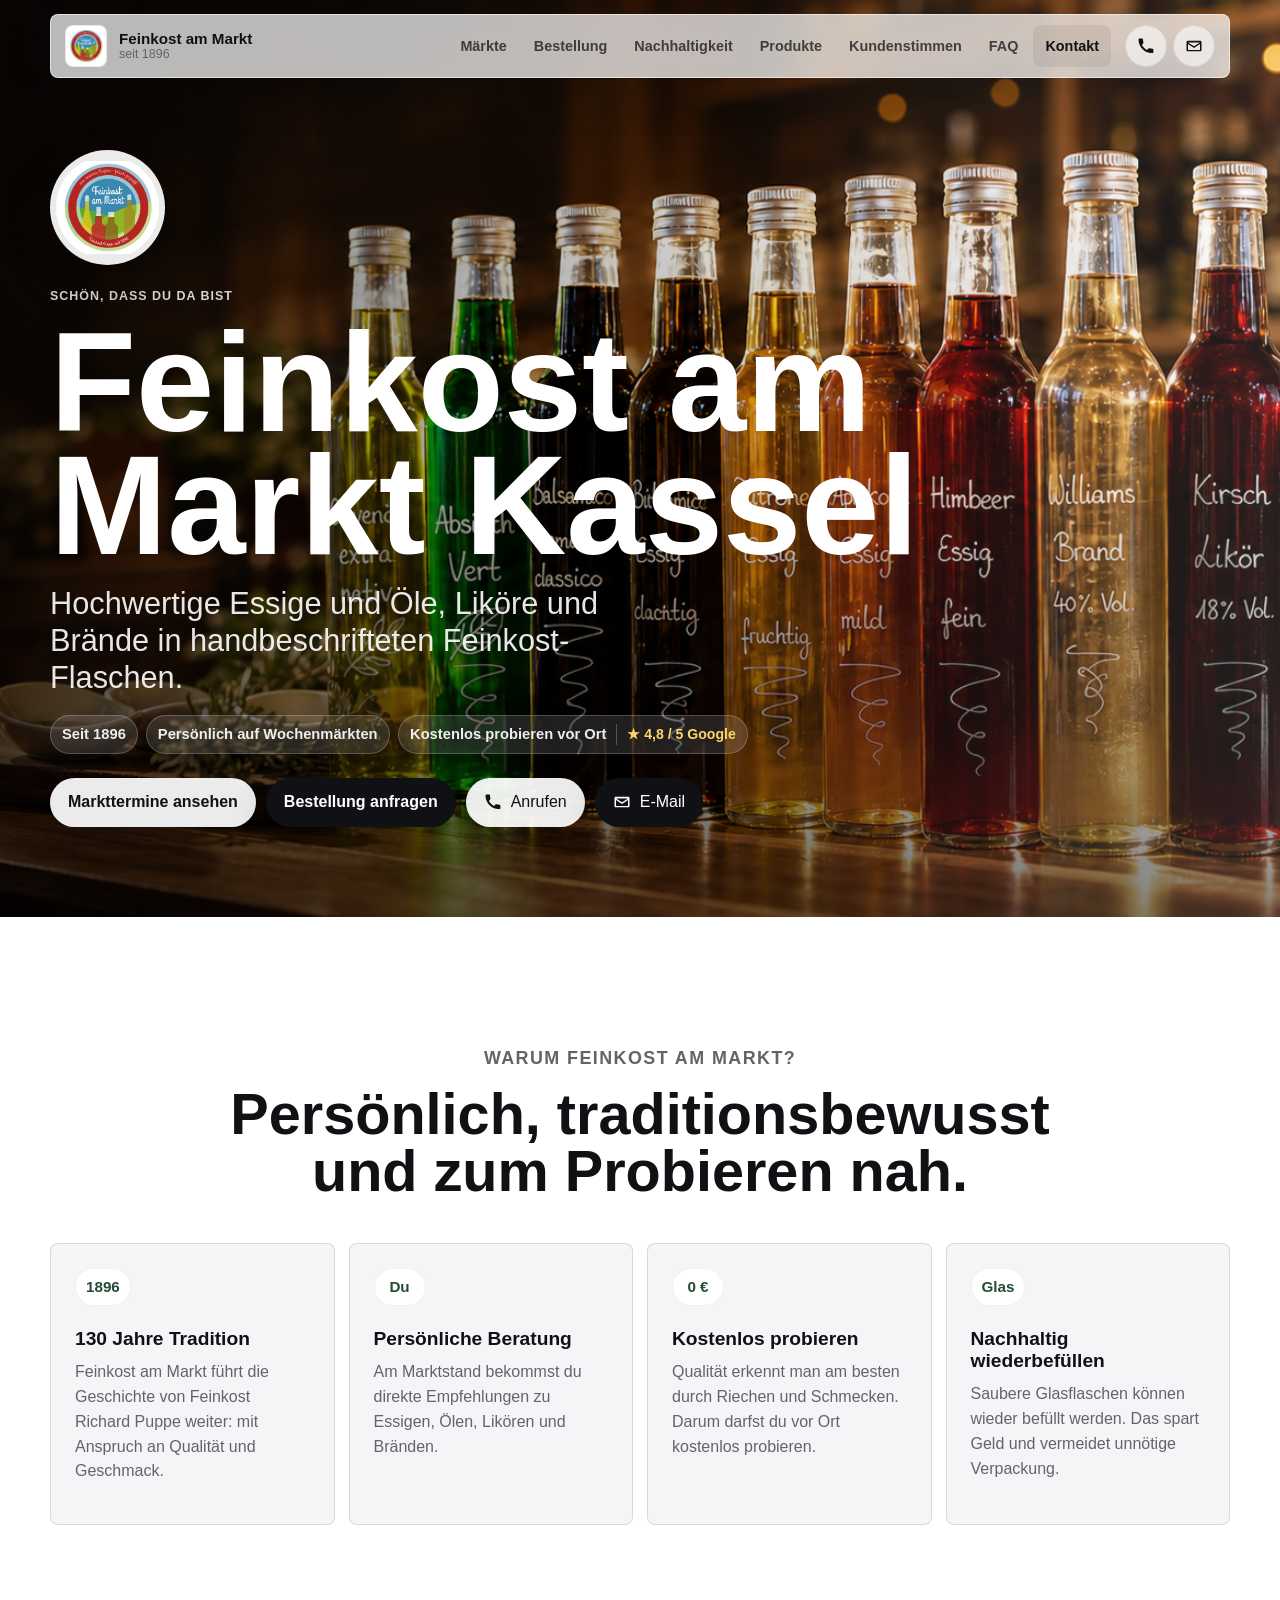
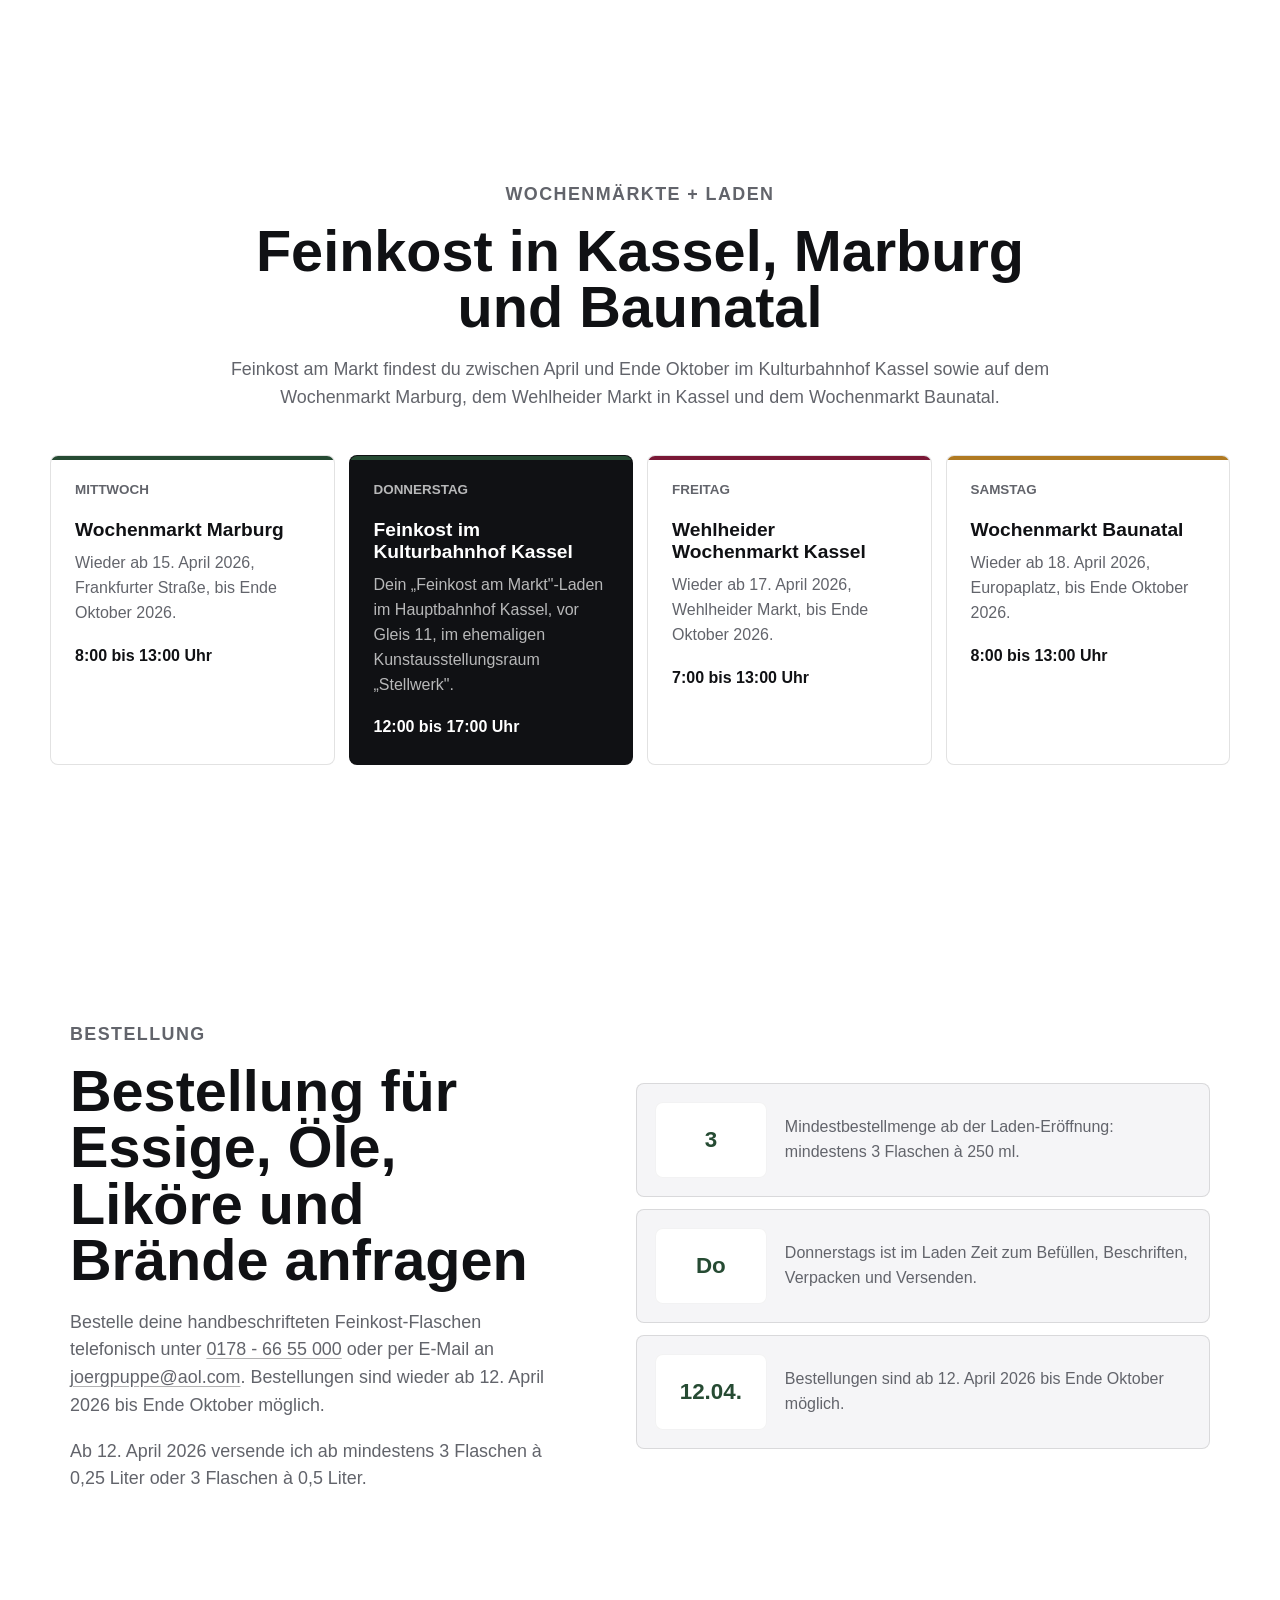
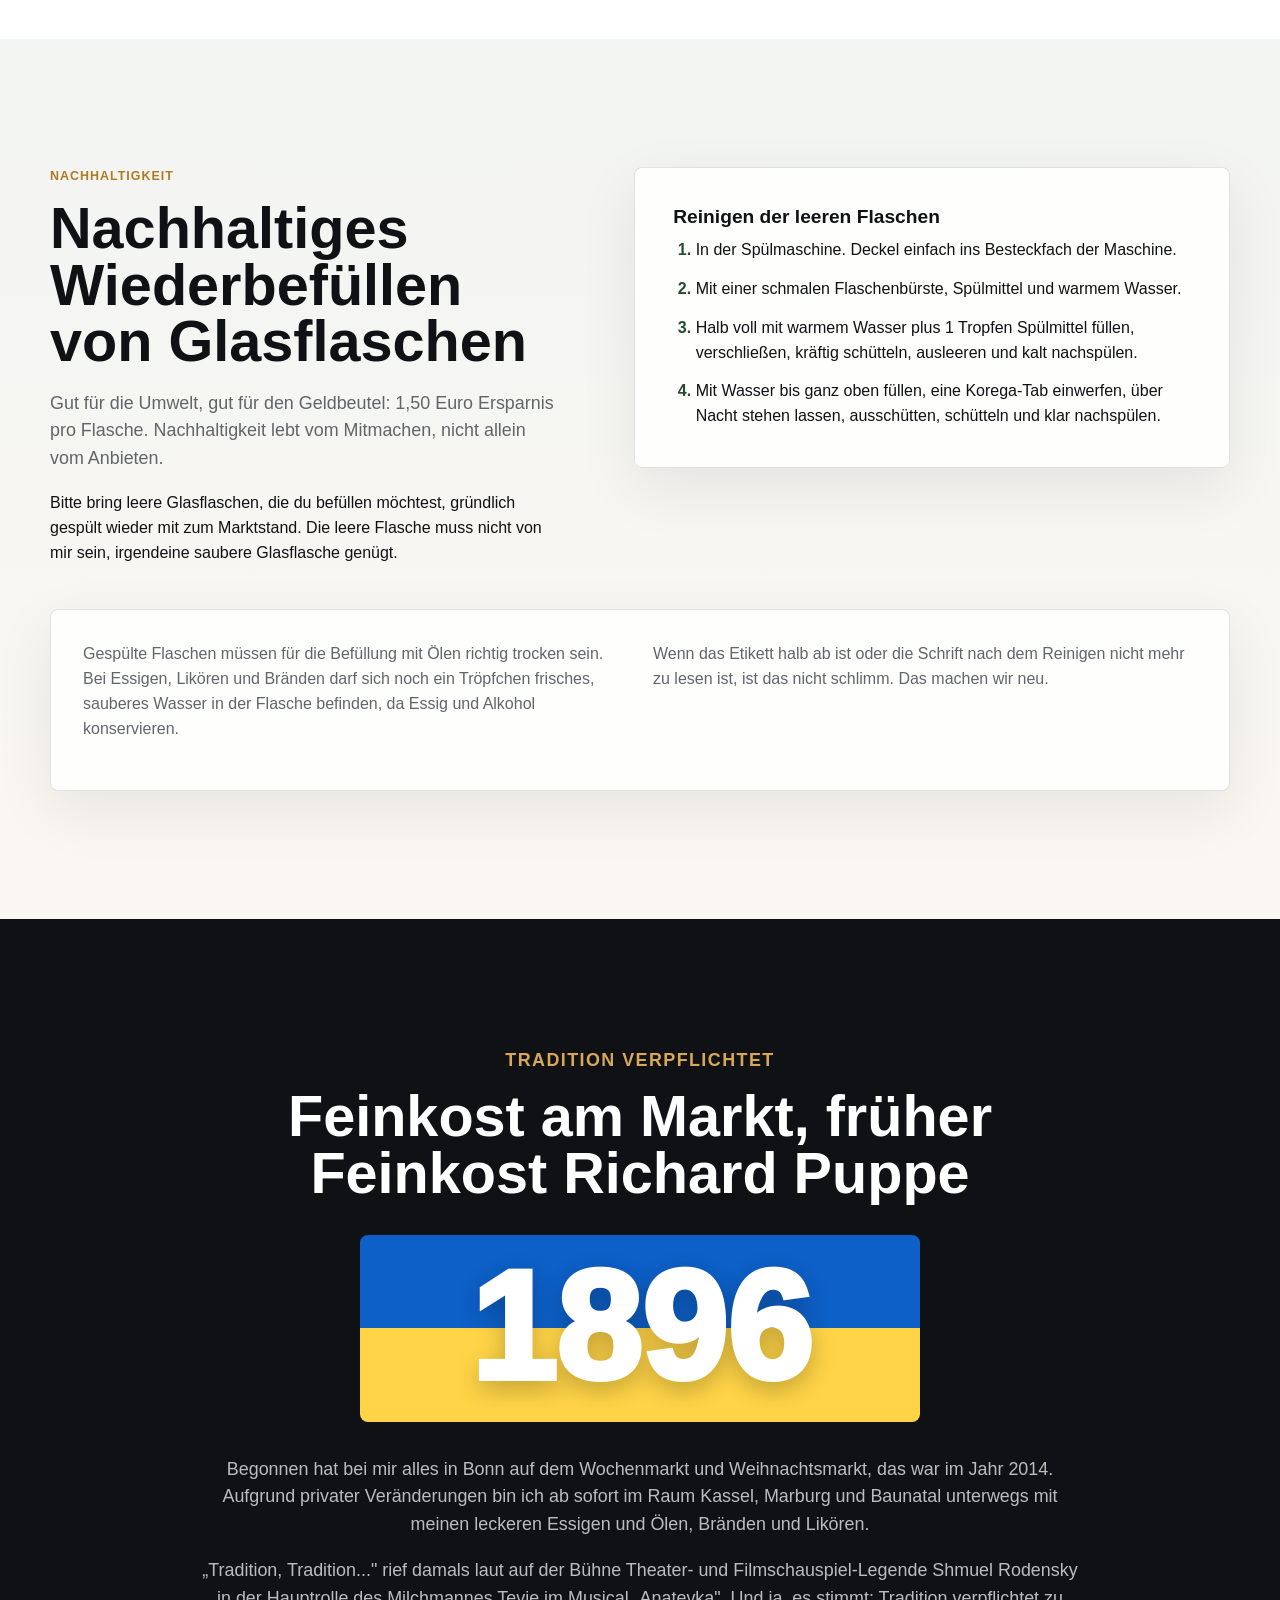
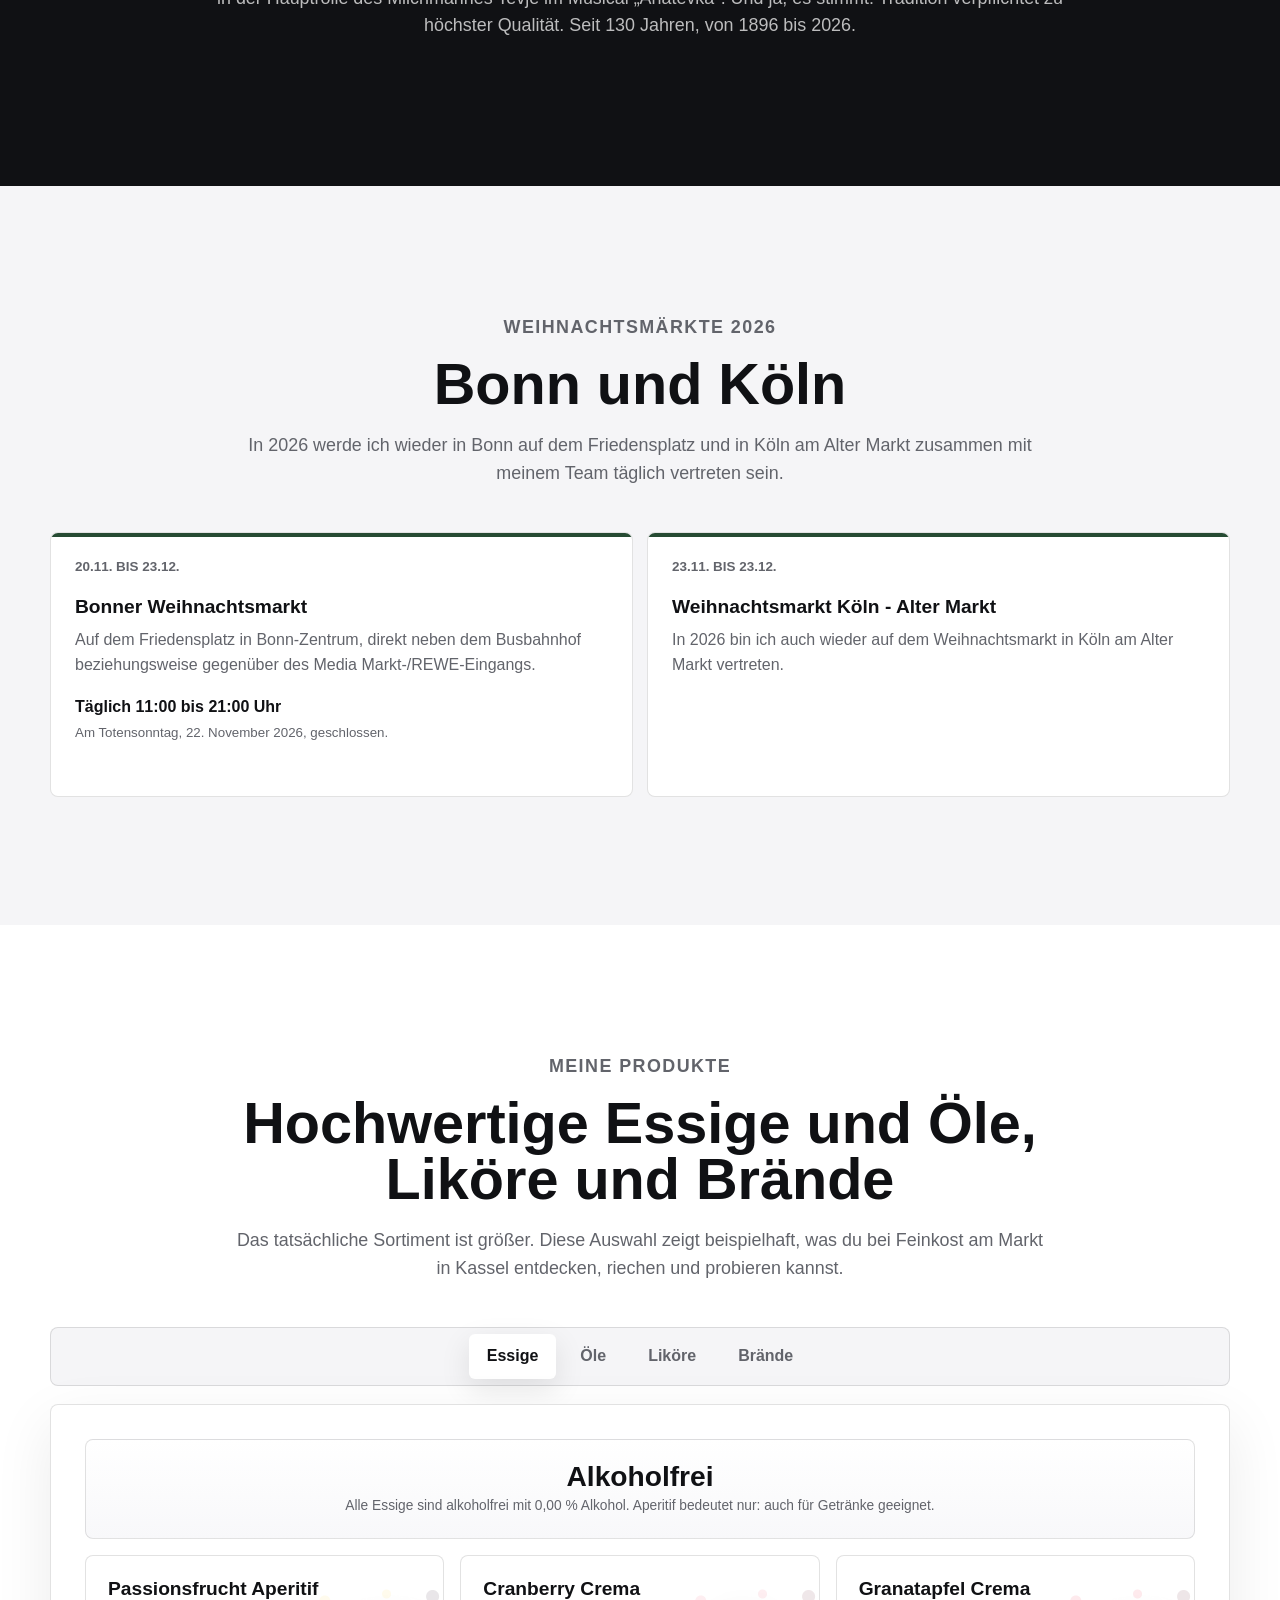
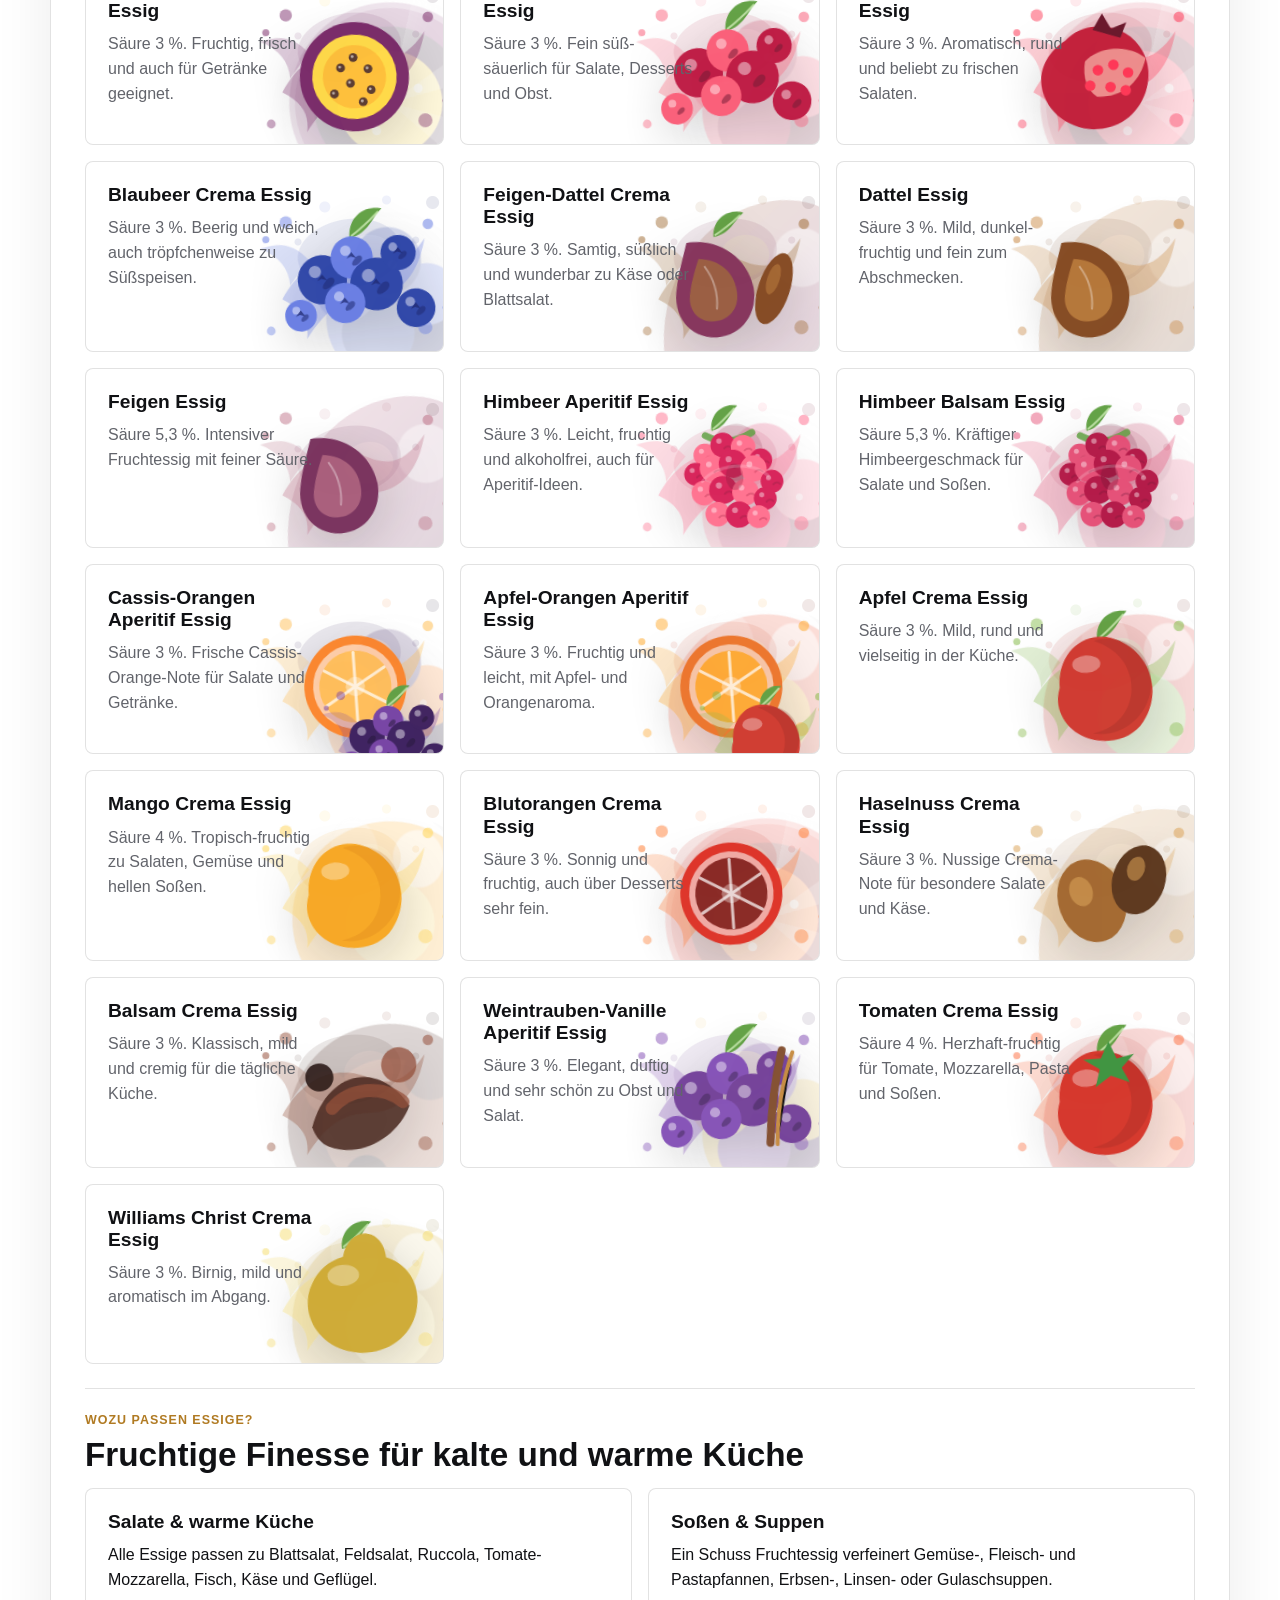
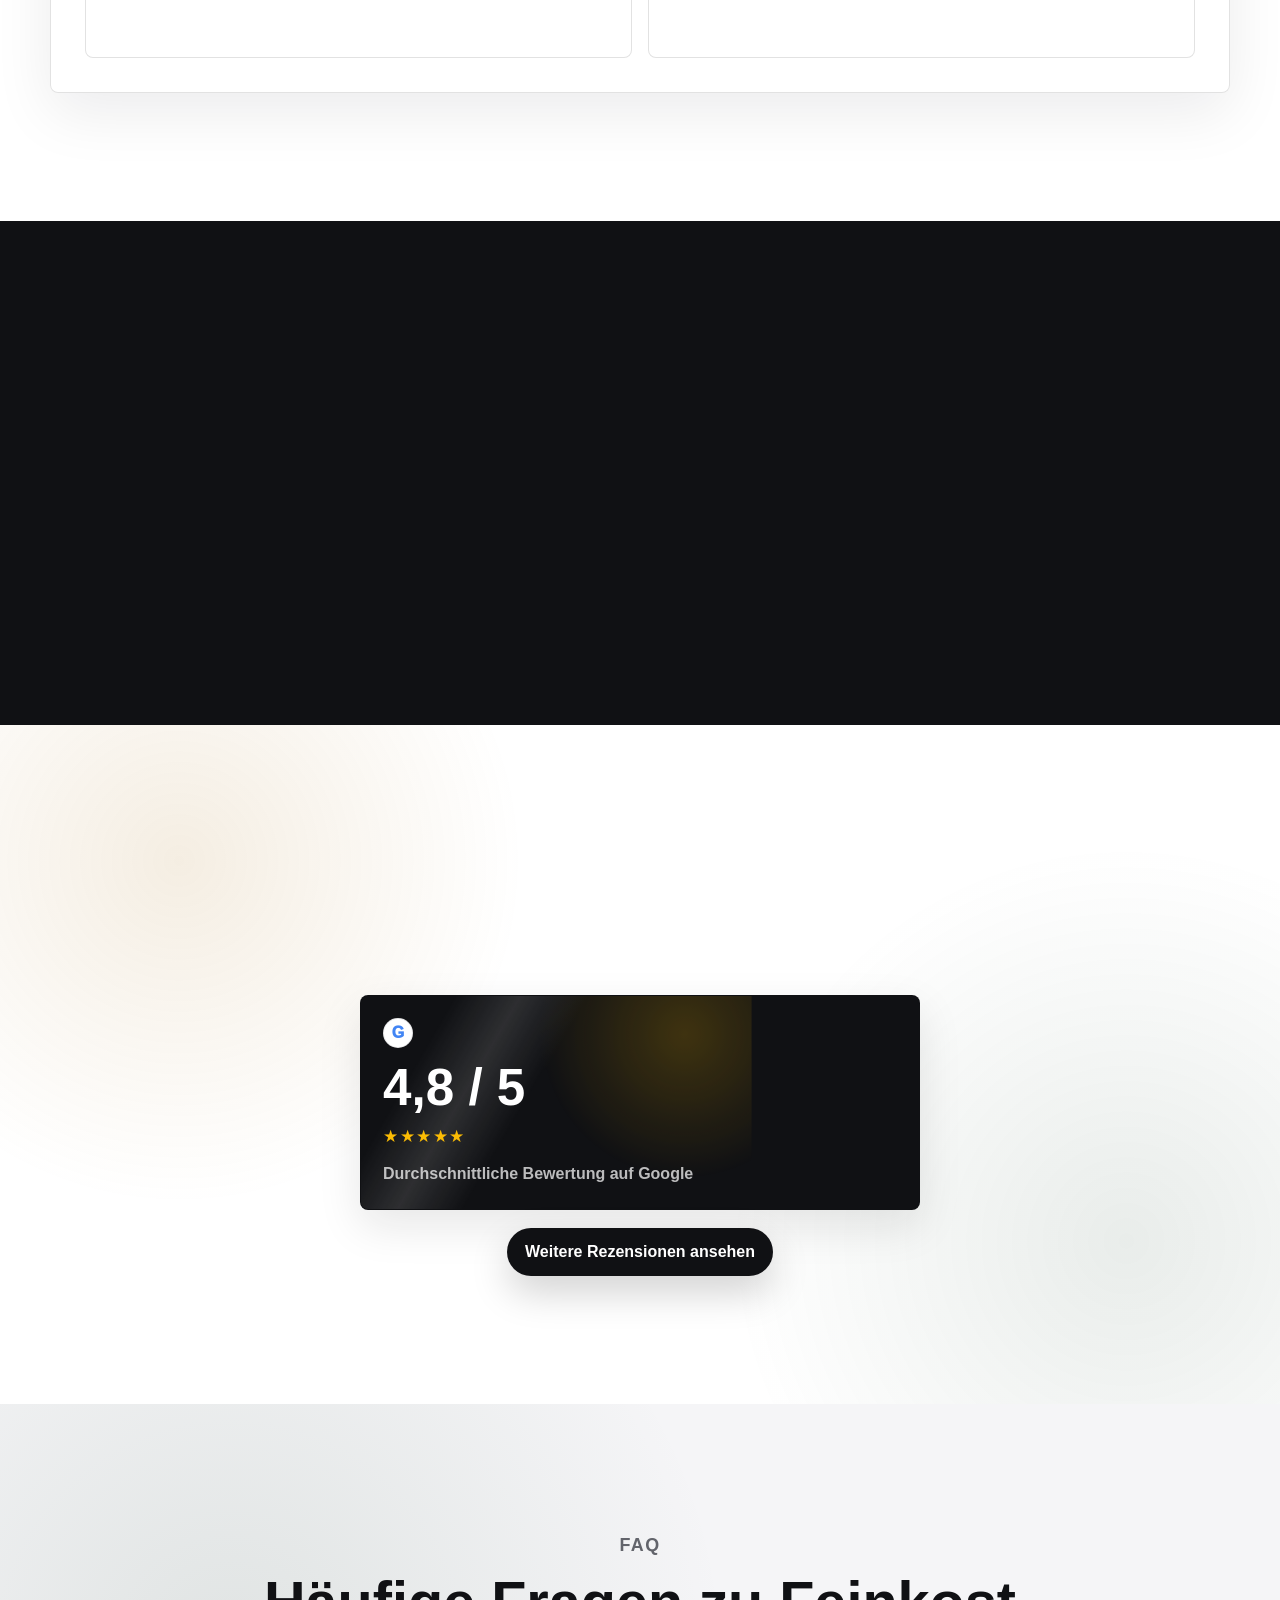
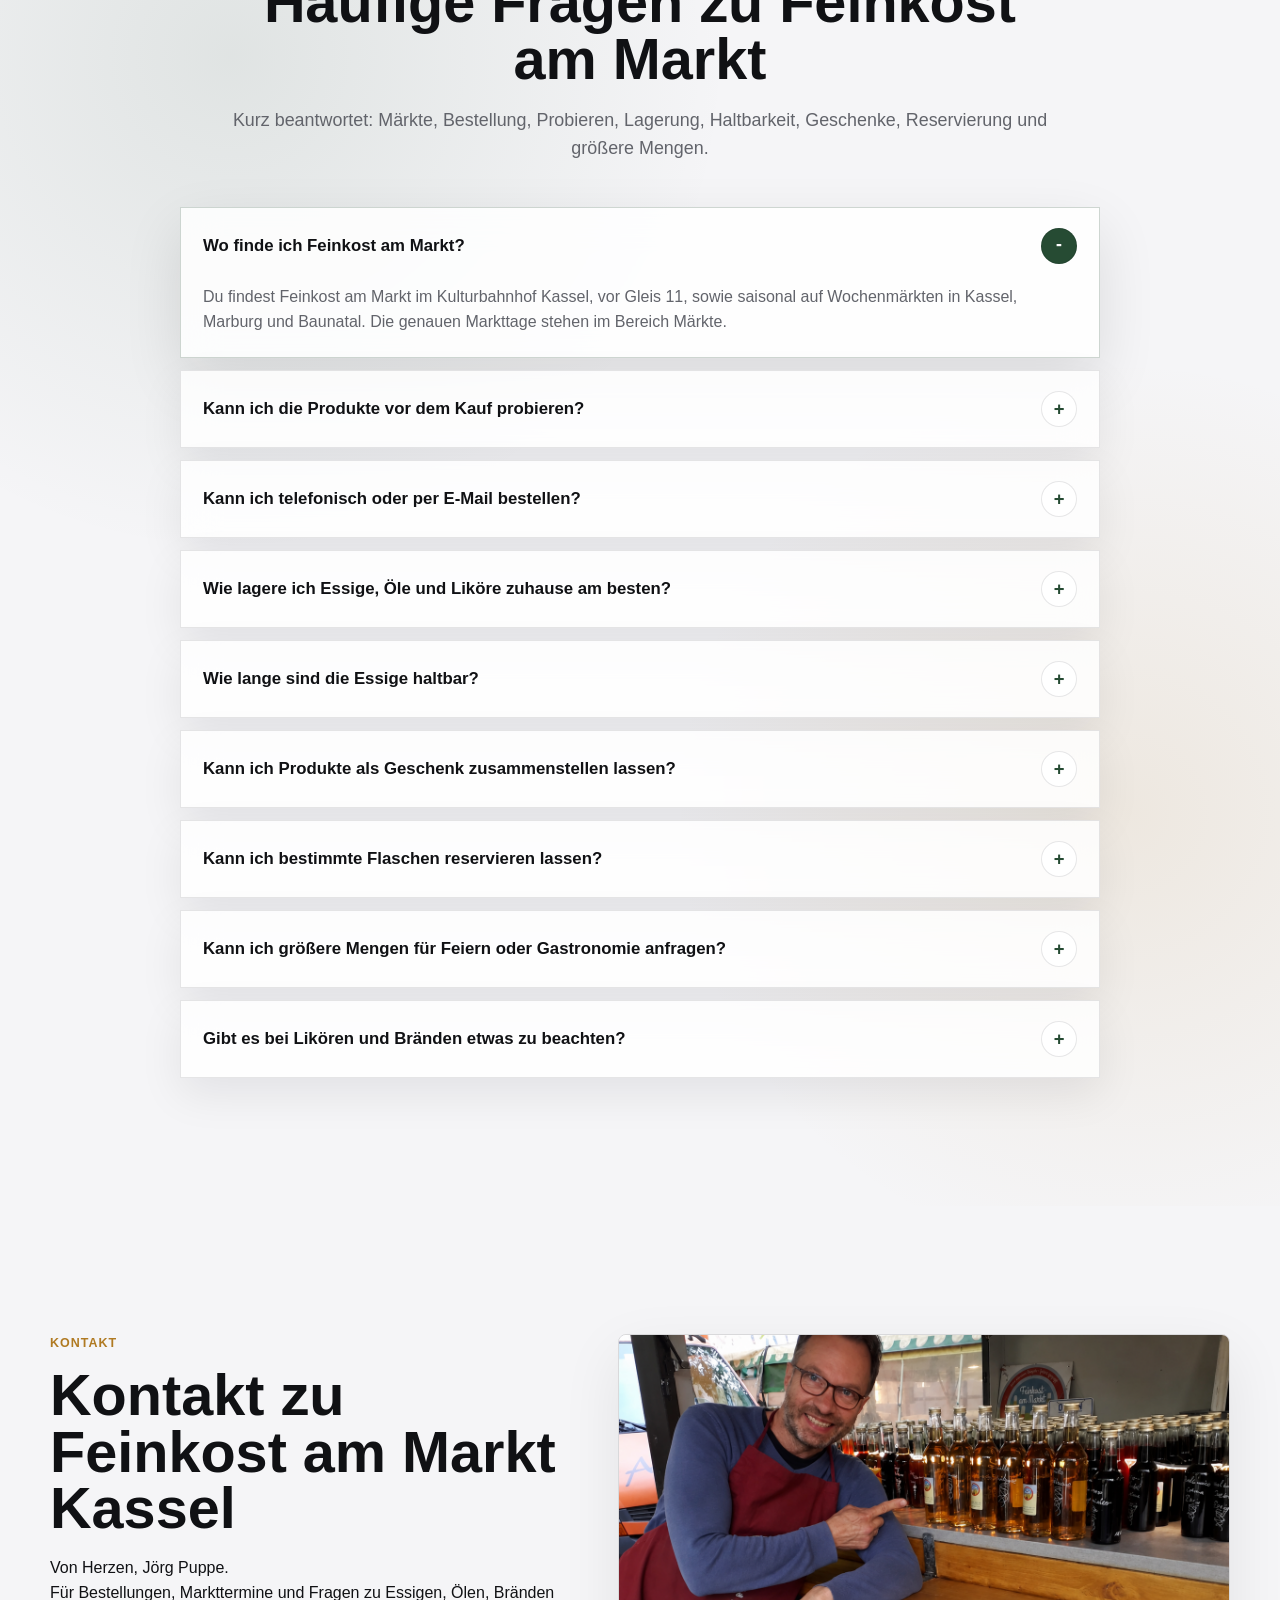
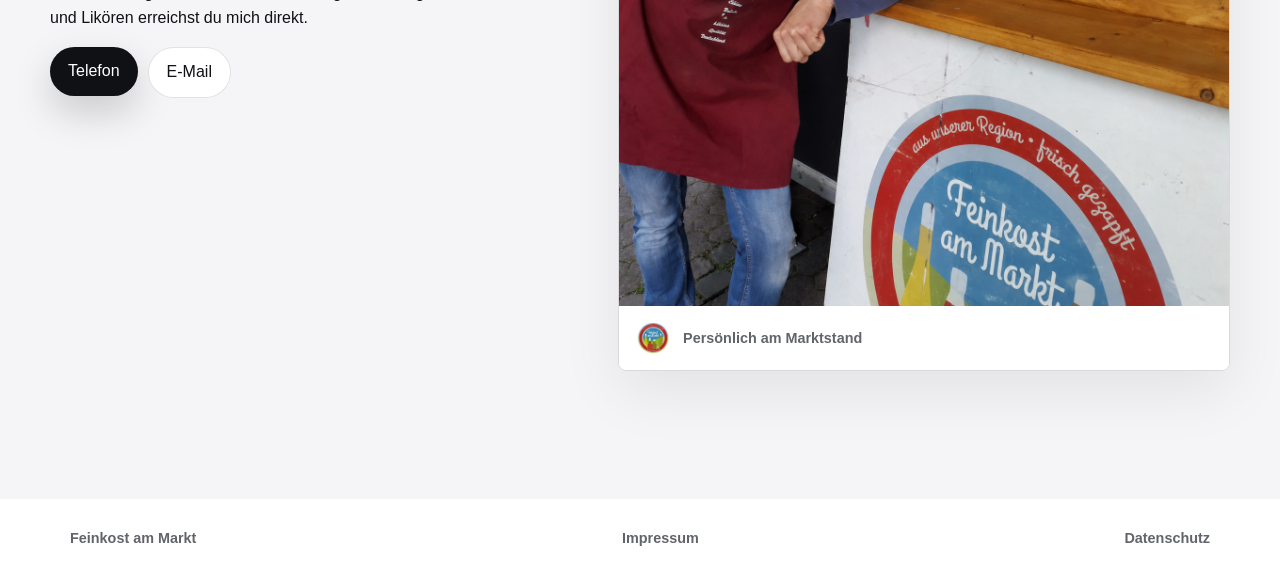
<file: index.html>
<!doctype html>
<html lang="de">
  <head>
    <meta charset="utf-8" />
    <meta name="viewport" content="width=device-width, initial-scale=1" />
    <meta
      name="description"
      content="Feinkost am Markt in Kassel: hochwertige Essige und Öle, Liköre und Brände im Kulturbahnhof Kassel und auf Wochenmärkten in Marburg und Baunatal."
    />
    <title>Feinkost Kassel: Essige & Öle | Feinkost am Markt</title>
    <link rel="canonical" href="https://feinkost-am-markt.de/" />
    <meta property="og:type" content="website" />
    <meta property="og:locale" content="de_DE" />
    <meta property="og:title" content="Feinkost Kassel: Essige & Öle | Feinkost am Markt" />
    <meta
      property="og:description"
      content="Hochwertige Essige, Öle, Liköre und Brände im Kulturbahnhof Kassel sowie auf Wochenmärkten in Kassel, Marburg und Baunatal."
    />
    <meta property="og:url" content="https://feinkost-am-markt.de/" />
    <meta property="og:image" content="https://feinkost-am-markt.de/assets/feinkost-hero-bottles-absinth.png" />
    <meta name="twitter:card" content="summary_large_image" />
    <link rel="preload" href="assets/feinkost-logo.png" as="image" />
    <link rel="preload" href="assets/feinkost-hero-bottles-absinth.png" as="image" />
    <link rel="stylesheet" href="styles.css" />
    <script type="application/ld+json">
      {
        "@context": "https://schema.org",
        "@graph": [
          {
            "@type": "WebSite",
            "@id": "https://feinkost-am-markt.de/#website",
            "url": "https://feinkost-am-markt.de/",
            "name": "Feinkost am Markt",
            "inLanguage": "de-DE",
            "publisher": { "@id": "https://feinkost-am-markt.de/#organization" }
          },
          {
            "@type": "Organization",
            "@id": "https://feinkost-am-markt.de/#organization",
            "name": "Feinkost am Markt",
            "url": "https://feinkost-am-markt.de/",
            "logo": {
              "@type": "ImageObject",
              "url": "https://feinkost-am-markt.de/assets/feinkost-logo.png",
              "width": 1236,
              "height": 1108
            },
            "email": "mailto:joergpuppe@aol.com",
            "telephone": "+491786655000",
            "foundingDate": "1896",
            "address": {
              "@type": "PostalAddress",
              "streetAddress": "Langenbeckstr. 69",
              "postalCode": "34121",
              "addressLocality": "Kassel",
              "addressCountry": "DE"
            }
          },
          {
            "@type": "FoodEstablishment",
            "@id": "https://feinkost-am-markt.de/#localbusiness",
            "name": "Feinkost am Markt",
            "url": "https://feinkost-am-markt.de/",
            "image": "https://feinkost-am-markt.de/assets/feinkost-hero-bottles-absinth.png",
            "logo": "https://feinkost-am-markt.de/assets/feinkost-logo.png",
            "email": "mailto:joergpuppe@aol.com",
            "telephone": "+491786655000",
            "foundingDate": "1896",
            "description": "Feinkost am Markt bietet hochwertige Essige und Öle, Liköre und Brände in Kassel, Marburg und Baunatal. Dazu gehört das nachhaltige Wiederbefüllen von Glasflaschen.",
            "address": {
              "@type": "PostalAddress",
              "streetAddress": "Langenbeckstr. 69",
              "postalCode": "34121",
              "addressLocality": "Kassel",
              "addressCountry": "DE"
            },
            "areaServed": [
              { "@type": "City", "name": "Kassel" },
              { "@type": "City", "name": "Marburg" },
              { "@type": "City", "name": "Baunatal" }
            ],
            "location": [
              { "@type": "Place", "name": "Kulturbahnhof Kassel, vor Gleis 11" },
              { "@type": "Place", "name": "Wehlheider Markt Kassel" },
              { "@type": "Place", "name": "Wochenmarkt Marburg, Frankfurter Straße" },
              { "@type": "Place", "name": "Wochenmarkt Baunatal, Europaplatz" }
            ],
            "knowsAbout": [
              "Essige",
              "Öle",
              "Liköre",
              "Brände",
              "handbeschriftete Feinkost-Flaschen",
              "nachhaltiges Wiederbefüllen von Glasflaschen"
            ],
            "hasOfferCatalog": {
              "@type": "OfferCatalog",
              "name": "Sortiment von Feinkost am Markt",
              "itemListElement": [
                {
                  "@type": "Offer",
                  "itemOffered": {
                    "@type": "Product",
                    "name": "Hochwertige Essige",
                    "category": "Essige"
                  }
                },
                {
                  "@type": "Offer",
                  "itemOffered": {
                    "@type": "Product",
                    "name": "Hochwertige Öle",
                    "category": "Öle"
                  }
                },
                {
                  "@type": "Offer",
                  "itemOffered": {
                    "@type": "Product",
                    "name": "Liköre",
                    "category": "Liköre"
                  }
                },
                {
                  "@type": "Offer",
                  "itemOffered": {
                    "@type": "Product",
                    "name": "Brände und Spirituosen",
                    "category": "Brände"
                  }
                }
              ]
            }
          },
          {
            "@type": "FAQPage",
            "@id": "https://feinkost-am-markt.de/#faq",
            "mainEntity": [
              {
                "@type": "Question",
                "name": "Wo finde ich Feinkost am Markt?",
                "acceptedAnswer": {
                  "@type": "Answer",
                  "text": "Feinkost am Markt findest du im Kulturbahnhof Kassel, vor Gleis 11, sowie saisonal auf Wochenmärkten in Kassel, Marburg und Baunatal."
                }
              },
              {
                "@type": "Question",
                "name": "Kann ich die Produkte vor dem Kauf probieren?",
                "acceptedAnswer": {
                  "@type": "Answer",
                  "text": "Ja. Vor Ort am Marktstand und im Laden können Essige, Öle, Liköre und Brände kostenlos probiert werden."
                }
              },
              {
                "@type": "Question",
                "name": "Kann ich telefonisch oder per E-Mail bestellen?",
                "acceptedAnswer": {
                  "@type": "Answer",
                  "text": "Ja. Bestellungen und Fragen sind telefonisch unter 0178 - 66 55 000 oder per E-Mail an joergpuppe@aol.com möglich."
                }
              },
              {
                "@type": "Question",
                "name": "Wie lagere ich Essige, Öle und Liköre zuhause am besten?",
                "acceptedAnswer": {
                  "@type": "Answer",
                  "text": "Am besten gut verschlossen, stehend, kühl und vor direkter Sonne geschützt lagern. Besonders Öle mögen einen dunklen, nicht zu warmen Platz."
                }
              },
              {
                "@type": "Question",
                "name": "Wie lange sind die Essige haltbar?",
                "acceptedAnswer": {
                  "@type": "Answer",
                  "text": "Essige sind durch ihre Säure in der Regel lange haltbar. Entscheidend sind die Angaben auf der jeweiligen Flasche sowie eine saubere, gut verschlossene und lichtgeschützte Lagerung."
                }
              },
              {
                "@type": "Question",
                "name": "Kann ich Produkte als Geschenk zusammenstellen lassen?",
                "acceptedAnswer": {
                  "@type": "Answer",
                  "text": "Ja, vor Ort kann nach Geschmack und Anlass beraten werden. Die konkrete Auswahl richtet sich nach dem aktuellen Sortiment."
                }
              },
              {
                "@type": "Question",
                "name": "Kann ich bestimmte Flaschen reservieren lassen?",
                "acceptedAnswer": {
                  "@type": "Answer",
                  "text": "Für bestimmte Sorten oder größere Mengen lohnt sich eine kurze Anfrage per Telefon oder E-Mail, weil die Verfügbarkeit je nach Markttag variieren kann."
                }
              },
              {
                "@type": "Question",
                "name": "Kann ich größere Mengen für Feiern oder Gastronomie anfragen?",
                "acceptedAnswer": {
                  "@type": "Answer",
                  "text": "Ja, größere Mengen können telefonisch oder per E-Mail angefragt werden. Am besten rechtzeitig melden, damit Verfügbarkeit und Abholung oder Versand geklärt werden können."
                }
              },
              {
                "@type": "Question",
                "name": "Gibt es bei Likören und Bränden etwas zu beachten?",
                "acceptedAnswer": {
                  "@type": "Answer",
                  "text": "Liköre, Brände und Spirituosen enthalten Alkohol und sind nur für Erwachsene gedacht. Beim Probieren und Kaufen gilt entsprechend verantwortungsvoller Umgang."
                }
              }
            ]
          }
        ]
      }
    </script>
  </head>
  <body>
    <div class="scroll-progress" aria-hidden="true"></div>

    <header class="site-header">
      <a class="brand" href="#start" aria-label="Feinkost am Markt Startseite">
        <span class="brand-mark">
          <img src="assets/feinkost-logo.png" alt="" width="1236" height="1108" />
        </span>
        <span class="brand-copy">
          <strong>Feinkost am Markt</strong>
          <small>seit 1896</small>
        </span>
      </a>

      <nav class="site-nav" id="site-nav" aria-label="Hauptnavigation">
        <a href="#maerkte">Märkte</a>
        <a href="#bestellung">Bestellung</a>
        <a href="#nachhaltigkeit">Nachhaltigkeit</a>
        <a href="#produkte">Produkte</a>
        <a href="#kundenstimmen">Kundenstimmen</a>
        <a href="#faq">FAQ</a>
        <a href="#kontakt">Kontakt</a>
      </nav>

      <div class="header-actions" aria-label="Schnellkontakt">
        <div class="phone-action">
          <button
            class="icon-button phone-toggle"
            type="button"
            aria-expanded="false"
            aria-controls="phone-popover"
            aria-label="Telefonnummer anzeigen"
            title="Telefonnummer anzeigen"
          >
            <svg aria-hidden="true" viewBox="0 0 24 24"><path d="M6.6 10.8c1.4 2.7 3.9 5.2 6.6 6.6l2.2-2.2c.3-.3.8-.4 1.2-.3 1.3.4 2.6.6 4 .6.7 0 1.2.5 1.2 1.2v3.5c0 .7-.5 1.2-1.2 1.2C10.4 22 2 13.6 2 3.4 2 2.7 2.5 2 3.2 2h3.5C7.4 2 8 2.5 8 3.2c0 1.4.2 2.8.6 4 .1.4 0 .8-.3 1.2l-1.7 2.4z"/></svg>
          </button>
          <div class="phone-popover" id="phone-popover" hidden>
            <span>0178 - 66 55 000</span>
            <a href="tel:+491786655000">Direkt anrufen</a>
          </div>
        </div>
        <div class="email-action">
          <button
            class="icon-button email-toggle"
            type="button"
            aria-expanded="false"
            aria-controls="email-popover"
            aria-label="E-Mail-Adresse anzeigen"
            title="E-Mail schreiben"
          >
            <svg aria-hidden="true" viewBox="0 0 24 24"><path d="M3.8 5h16.4c1 0 1.8.8 1.8 1.8v10.4c0 1-.8 1.8-1.8 1.8H3.8c-1 0-1.8-.8-1.8-1.8V6.8C2 5.8 2.8 5 3.8 5zm8.2 7.4 8-5.2H4l8 5.2zm0 2.1L4 9.3v7.9h16V9.3l-8 5.2z"/></svg>
          </button>
          <div class="email-popover" id="email-popover" hidden>
            <span>joergpuppe@aol.com</span>
            <a href="mailto:joergpuppe@aol.com?subject=Anfrage%20Feinkost%20am%20Markt">E-Mail schreiben</a>
            <button type="button" data-copy-email="joergpuppe@aol.com">Adresse kopieren</button>
          </div>
        </div>
      </div>

      <button class="nav-toggle" type="button" aria-expanded="false" aria-controls="site-nav" aria-label="Menü öffnen">
        <span></span>
        <span></span>
      </button>
    </header>

    <main id="start">
      <section class="hero" aria-labelledby="hero-title">
        <img
          class="hero-image"
          src="assets/feinkost-hero-bottles-absinth.png"
          alt="Handbeschriftete Feinkost-Flaschen mit Essigen, Ölen und Likören auf einem Marktstand"
          width="1774"
          height="887"
          decoding="async"
          fetchpriority="high"
        />
        <div class="hero-shade" aria-hidden="true"></div>
        <div class="hero-content">
          <img class="hero-logo" src="assets/feinkost-logo.png" alt="Feinkost am Markt Logo" width="1236" height="1108" decoding="async" />
          <p class="eyebrow">Schön, dass du da bist</p>
          <h1 id="hero-title">Feinkost am Markt Kassel</h1>
          <p class="hero-lead">
            Hochwertige Essige und Öle, Liköre und Brände in handbeschrifteten
            Feinkost-Flaschen.
          </p>
          <div class="hero-trust" aria-label="Vertrauenssignale">
            <span>Seit 1896</span>
            <span>Persönlich auf Wochenmärkten</span>
            <span class="trust-combo">Kostenlos probieren vor Ort <b>★ 4,8 / 5 Google</b></span>
          </div>
          <div class="hero-actions" aria-label="Kontaktmöglichkeiten">
            <a class="button button-light" href="#maerkte">Markttermine ansehen</a>
            <a class="button button-dark" href="#bestellung">Bestellung anfragen</a>
            <div class="phone-action hero-phone-action">
              <button
                class="button button-light phone-toggle"
                type="button"
                aria-expanded="false"
                aria-controls="hero-phone-popover"
              >
                <svg aria-hidden="true" viewBox="0 0 24 24"><path d="M6.6 10.8c1.4 2.7 3.9 5.2 6.6 6.6l2.2-2.2c.3-.3.8-.4 1.2-.3 1.3.4 2.6.6 4 .6.7 0 1.2.5 1.2 1.2v3.5c0 .7-.5 1.2-1.2 1.2C10.4 22 2 13.6 2 3.4 2 2.7 2.5 2 3.2 2h3.5C7.4 2 8 2.5 8 3.2c0 1.4.2 2.8.6 4 .1.4 0 .8-.3 1.2l-1.7 2.4z"/></svg>
                Anrufen
              </button>
              <div class="phone-popover hero-phone-popover" id="hero-phone-popover" hidden>
                <span>0178 - 66 55 000</span>
                <a href="tel:+491786655000">Direkt anrufen</a>
              </div>
            </div>
            <div class="email-action hero-email-action">
              <button
                class="button button-dark email-toggle"
                type="button"
                aria-expanded="false"
                aria-controls="hero-email-popover"
              >
                <svg aria-hidden="true" viewBox="0 0 24 24"><path d="M3.8 5h16.4c1 0 1.8.8 1.8 1.8v10.4c0 1-.8 1.8-1.8 1.8H3.8c-1 0-1.8-.8-1.8-1.8V6.8C2 5.8 2.8 5 3.8 5zm8.2 7.4 8-5.2H4l8 5.2zm0 2.1L4 9.3v7.9h16V9.3l-8 5.2z"/></svg>
                E-Mail
              </button>
              <div class="email-popover hero-email-popover" id="hero-email-popover" hidden>
                <span>joergpuppe@aol.com</span>
                <a href="mailto:joergpuppe@aol.com?subject=Anfrage%20Feinkost%20am%20Markt">E-Mail schreiben</a>
                <button type="button" data-copy-email="joergpuppe@aol.com">Adresse kopieren</button>
              </div>
            </div>
          </div>
        </div>
      </section>

      <section class="notice section-pad reveal" id="aktuelle-hinweise" aria-labelledby="notice-title" hidden>
        <div class="content-grid">
          <div>
            <p class="section-kicker">Aktuelle Hinweise</p>
            <h2 id="notice-title">Neuigkeiten zu Märkten und Ladenzeiten</h2>
          </div>
          <div class="notice-panel">
            <p>Aktuell gibt es keine abweichenden Hinweise.</p>
          </div>
        </div>
      </section>

      <section class="why section-pad" aria-labelledby="why-title">
        <div class="section-heading reveal">
          <p class="section-kicker">Warum Feinkost am Markt?</p>
          <h2 id="why-title">Persönlich, traditionsbewusst und zum Probieren nah.</h2>
        </div>

        <div class="why-grid">
          <article class="why-card reveal">
            <span>1896</span>
            <h3>130 Jahre Tradition</h3>
            <p>
              Feinkost am Markt führt die Geschichte von Feinkost Richard Puppe weiter:
              mit Anspruch an Qualität und Geschmack.
            </p>
          </article>

          <article class="why-card reveal">
            <span>Du</span>
            <h3>Persönliche Beratung</h3>
            <p>
              Am Marktstand bekommst du direkte Empfehlungen zu Essigen, Ölen,
              Likören und Bränden.
            </p>
          </article>

          <article class="why-card reveal">
            <span>0 €</span>
            <h3>Kostenlos probieren</h3>
            <p>
              Qualität erkennt man am besten durch Riechen und Schmecken.
              Darum darfst du vor Ort kostenlos probieren.
            </p>
          </article>

          <article class="why-card reveal">
            <span>Glas</span>
            <h3>Nachhaltig wiederbefüllen</h3>
            <p>
              Saubere Glasflaschen können wieder befüllt werden. Das spart Geld
              und vermeidet unnötige Verpackung.
            </p>
          </article>
        </div>
      </section>

      <section class="section-pad markets" id="maerkte" aria-labelledby="markets-title">
        <div class="section-heading reveal">
          <p class="section-kicker">Wochenmärkte + Laden</p>
          <h2 id="markets-title">Feinkost in Kassel, Marburg und Baunatal</h2>
          <p>
            Feinkost am Markt findest du zwischen April und Ende Oktober im
            Kulturbahnhof Kassel sowie auf dem Wochenmarkt Marburg, dem
            Wehlheider Markt in Kassel und dem Wochenmarkt Baunatal.
          </p>
        </div>

        <div class="market-list">
          <article class="market-card reveal">
            <span class="day">Mittwoch</span>
            <h3>Wochenmarkt Marburg</h3>
            <p>Wieder ab 15. April 2026, Frankfurter Straße, bis Ende Oktober 2026.</p>
            <strong>8:00 bis 13:00 Uhr</strong>
          </article>

          <article class="market-card highlight reveal">
            <span class="day">Donnerstag</span>
            <h3>Feinkost im Kulturbahnhof Kassel</h3>
            <p>
              Dein „Feinkost am Markt"-Laden im Hauptbahnhof Kassel, vor Gleis 11,
              im ehemaligen Kunstausstellungsraum „Stellwerk".
            </p>
            <strong>12:00 bis 17:00 Uhr</strong>
          </article>

          <article class="market-card reveal">
            <span class="day">Freitag</span>
            <h3>Wehlheider Wochenmarkt Kassel</h3>
            <p>Wieder ab 17. April 2026, Wehlheider Markt, bis Ende Oktober 2026.</p>
            <strong>7:00 bis 13:00 Uhr</strong>
          </article>

          <article class="market-card reveal">
            <span class="day">Samstag</span>
            <h3>Wochenmarkt Baunatal</h3>
            <p>Wieder ab 18. April 2026, Europaplatz, bis Ende Oktober 2026.</p>
            <strong>8:00 bis 13:00 Uhr</strong>
          </article>
        </div>
      </section>

      <section class="split-section section-pad" id="bestellung" aria-labelledby="order-title">
        <div class="split-copy reveal">
          <p class="section-kicker">Bestellung</p>
          <h2 id="order-title">Bestellung für Essige, Öle, Liköre und Brände anfragen</h2>
          <p>
            Bestelle deine handbeschrifteten Feinkost-Flaschen telefonisch unter
            <a href="tel:+491786655000">0178 - 66 55 000</a> oder per E-Mail an
            <a href="mailto:joergpuppe@aol.com">joergpuppe@aol.com</a>.
            Bestellungen sind wieder ab 12. April 2026 bis Ende Oktober möglich.
          </p>
          <p>
            Ab 12. April 2026 versende ich ab mindestens 3 Flaschen à 0,25 Liter
            oder 3 Flaschen à 0,5 Liter.
          </p>
        </div>
        <div class="order-facts reveal" aria-label="Bestellhinweise">
          <div>
            <span>3</span>
            <p>Mindestbestellmenge ab der Laden-Eröffnung: mindestens 3 Flaschen à 250 ml.</p>
          </div>
          <div>
            <span>Do</span>
            <p>Donnerstags ist im Laden Zeit zum Befüllen, Beschriften, Verpacken und Versenden.</p>
          </div>
          <div>
            <span>12.04.</span>
            <p>Bestellungen sind ab 12. April 2026 bis Ende Oktober möglich.</p>
          </div>
        </div>
      </section>

      <section class="section-pad sustainability" id="nachhaltigkeit" aria-labelledby="sustainability-title">
        <div class="content-grid">
          <div class="reveal">
            <p class="section-kicker">Nachhaltigkeit</p>
            <h2 id="sustainability-title">Nachhaltiges Wiederbefüllen von Glasflaschen</h2>
            <p class="lead">
              Gut für die Umwelt, gut für den Geldbeutel: 1,50 Euro Ersparnis pro Flasche.
              Nachhaltigkeit lebt vom Mitmachen, nicht allein vom Anbieten.
            </p>
            <p>
              Bitte bring leere Glasflaschen, die du befüllen möchtest, gründlich gespült
              wieder mit zum Marktstand. Die leere Flasche muss nicht von mir sein,
              irgendeine saubere Glasflasche genügt.
            </p>
          </div>

          <div class="cleaning-list reveal">
            <h3>Reinigen der leeren Flaschen</h3>
            <ol>
              <li>In der Spülmaschine. Deckel einfach ins Besteckfach der Maschine.</li>
              <li>Mit einer schmalen Flaschenbürste, Spülmittel und warmem Wasser.</li>
              <li>
                Halb voll mit warmem Wasser plus 1 Tropfen Spülmittel füllen,
                verschließen, kräftig schütteln, ausleeren und kalt nachspülen.
              </li>
              <li>
                Mit Wasser bis ganz oben füllen, eine Korega-Tab einwerfen,
                über Nacht stehen lassen, ausschütten, schütteln und klar nachspülen.
              </li>
            </ol>
          </div>
        </div>

        <div class="sustainability-note reveal">
          <p>
            Gespülte Flaschen müssen für die Befüllung mit Ölen richtig trocken sein.
            Bei Essigen, Likören und Bränden darf sich noch ein Tröpfchen frisches,
            sauberes Wasser in der Flasche befinden, da Essig und Alkohol konservieren.
          </p>
          <p>
            Wenn das Etikett halb ab ist oder die Schrift nach dem Reinigen nicht mehr
            zu lesen ist, ist das nicht schlimm. Das machen wir neu.
          </p>
        </div>
      </section>

      <section class="tradition section-pad" aria-labelledby="tradition-title">
        <div class="tradition-inner reveal">
          <p class="section-kicker">Tradition verpflichtet</p>
          <h2 id="tradition-title">Feinkost am Markt, früher Feinkost Richard Puppe</h2>
          <div class="year-mark" aria-label="Gründungsjahr 1896">1896</div>
          <p>
            Begonnen hat bei mir alles in Bonn auf dem Wochenmarkt und Weihnachtsmarkt,
            das war im Jahr 2014. Aufgrund privater Veränderungen bin ich ab sofort im
            Raum Kassel, Marburg und Baunatal unterwegs mit meinen leckeren Essigen
            und Ölen, Bränden und Likören.
          </p>
          <p>
            „Tradition, Tradition..." rief damals laut auf der Bühne Theater- und
            Filmschauspiel-Legende Shmuel Rodensky in der Hauptrolle des Milchmannes
            Tevje im Musical „Anatevka". Und ja, es stimmt: Tradition verpflichtet
            zu höchster Qualität. Seit 130 Jahren, von 1896 bis 2026.
          </p>
        </div>
      </section>

      <section class="section-pad christmas" aria-labelledby="christmas-title">
        <div class="section-heading reveal">
          <p class="section-kicker">Weihnachtsmärkte 2026</p>
          <h2 id="christmas-title">Bonn und Köln</h2>
          <p>
            In 2026 werde ich wieder in Bonn auf dem Friedensplatz und in Köln am
            Alter Markt zusammen mit meinem Team täglich vertreten sein.
          </p>
        </div>

        <div class="market-list christmas-list">
          <article class="market-card reveal">
            <span class="day">20.11. bis 23.12.</span>
            <h3>Bonner Weihnachtsmarkt</h3>
            <p>
              Auf dem Friedensplatz in Bonn-Zentrum, direkt neben dem Busbahnhof
              beziehungsweise gegenüber des Media Markt-/REWE-Eingangs.
            </p>
            <strong>Täglich 11:00 bis 21:00 Uhr</strong>
            <small>Am Totensonntag, 22. November 2026, geschlossen.</small>
          </article>

          <article class="market-card reveal">
            <span class="day">23.11. bis 23.12.</span>
            <h3>Weihnachtsmarkt Köln - Alter Markt</h3>
            <p>
              In 2026 bin ich auch wieder auf dem Weihnachtsmarkt in Köln am Alter Markt vertreten.
            </p>
          </article>
        </div>
      </section>

      <section class="section-pad products" id="produkte" aria-labelledby="products-title">
        <div class="section-heading reveal">
          <p class="section-kicker">Meine Produkte</p>
          <h2 id="products-title">Hochwertige Essige und Öle, Liköre und Brände</h2>
          <p>
            Das tatsächliche Sortiment ist größer. Diese Auswahl zeigt beispielhaft,
            was du bei Feinkost am Markt in Kassel entdecken, riechen und probieren kannst.
          </p>
        </div>

        <div class="tabs reveal" role="tablist" aria-label="Produktkategorien">
          <button class="tab is-active" type="button" role="tab" aria-selected="true" aria-controls="panel-essige" id="tab-essige">Essige</button>
          <button class="tab" type="button" role="tab" aria-selected="false" aria-controls="panel-oele" id="tab-oele">Öle</button>
          <button class="tab" type="button" role="tab" aria-selected="false" aria-controls="panel-likoere" id="tab-likoere">Liköre</button>
          <button class="tab" type="button" role="tab" aria-selected="false" aria-controls="panel-braende" id="tab-braende">Brände</button>
        </div>

        <div class="tab-panels reveal">
          <section class="tab-panel is-active" id="panel-essige" role="tabpanel" aria-labelledby="tab-essige">
            <div class="product-grid compact">
              <article class="product-feature"><h3>Alkoholfrei</h3><p>Alle Essige sind alkoholfrei mit 0,00 % Alkohol. Aperitif bedeutet nur: auch für Getränke geeignet.</p></article>
              <article><h3>Passionsfrucht Aperitif Essig</h3><p>Säure 3 %. Fruchtig, frisch und auch für Getränke geeignet.</p></article>
              <article><h3>Cranberry Crema Essig</h3><p>Säure 3 %. Fein süß-säuerlich für Salate, Desserts und Obst.</p></article>
              <article><h3>Granatapfel Crema Essig</h3><p>Säure 3 %. Aromatisch, rund und beliebt zu frischen Salaten.</p></article>
              <article><h3>Blaubeer Crema Essig</h3><p>Säure 3 %. Beerig und weich, auch tröpfchenweise zu Süßspeisen.</p></article>
              <article><h3>Feigen-Dattel Crema Essig</h3><p>Säure 3 %. Samtig, süßlich und wunderbar zu Käse oder Blattsalat.</p></article>
              <article><h3>Dattel Essig</h3><p>Säure 3 %. Mild, dunkel-fruchtig und fein zum Abschmecken.</p></article>
              <article><h3>Feigen Essig</h3><p>Säure 5,3 %. Intensiver Fruchtessig mit feiner Säure.</p></article>
              <article><h3>Himbeer Aperitif Essig</h3><p>Säure 3 %. Leicht, fruchtig und alkoholfrei, auch für Aperitif-Ideen.</p></article>
              <article><h3>Himbeer Balsam Essig</h3><p>Säure 5,3 %. Kräftiger Himbeergeschmack für Salate und Soßen.</p></article>
              <article><h3>Cassis-Orangen Aperitif Essig</h3><p>Säure 3 %. Frische Cassis-Orange-Note für Salate und Getränke.</p></article>
              <article><h3>Apfel-Orangen Aperitif Essig</h3><p>Säure 3 %. Fruchtig und leicht, mit Apfel- und Orangenaroma.</p></article>
              <article><h3>Apfel Crema Essig</h3><p>Säure 3 %. Mild, rund und vielseitig in der Küche.</p></article>
              <article><h3>Mango Crema Essig</h3><p>Säure 4 %. Tropisch-fruchtig zu Salaten, Gemüse und hellen Soßen.</p></article>
              <article><h3>Blutorangen Crema Essig</h3><p>Säure 3 %. Sonnig und fruchtig, auch über Desserts sehr fein.</p></article>
              <article><h3>Haselnuss Crema Essig</h3><p>Säure 3 %. Nussige Crema-Note für besondere Salate und Käse.</p></article>
              <article><h3>Balsam Crema Essig</h3><p>Säure 3 %. Klassisch, mild und cremig für die tägliche Küche.</p></article>
              <article><h3>Weintrauben-Vanille Aperitif Essig</h3><p>Säure 3 %. Elegant, duftig und sehr schön zu Obst und Salat.</p></article>
              <article><h3>Tomaten Crema Essig</h3><p>Säure 4 %. Herzhaft-fruchtig für Tomate, Mozzarella, Pasta und Soßen.</p></article>
              <article><h3>Williams Christ Crema Essig</h3><p>Säure 3 %. Birnig, mild und aromatisch im Abgang.</p></article>
            </div>
            <div class="use-category">
              <div class="use-heading">
                <p class="section-kicker">Wozu passen Essige?</p>
                <h3>Fruchtige Finesse für kalte und warme Küche</h3>
              </div>
              <div class="use-grid">
                <article><h3>Salate & warme Küche</h3><p>Alle Essige passen zu Blattsalat, Feldsalat, Ruccola, Tomate-Mozzarella, Fisch, Käse und Geflügel.</p></article>
                <article><h3>Soßen & Suppen</h3><p>Ein Schuss Fruchtessig verfeinert Gemüse-, Fleisch- und Pastapfannen, Erbsen-, Linsen- oder Gulaschsuppen.</p></article>
              </div>
            </div>
          </section>

          <section class="tab-panel" id="panel-oele" role="tabpanel" aria-labelledby="tab-oele" hidden>
            <div class="product-grid">
              <article>
                <h3>Albaöl</h3>
                <p>
                  Ein Butteröl aus Schweden, 100 % Rapsöl mit feinem Geschmack nach Butter,
                  cholesterinfrei, rein pflanzlich und mit 9 % Omega-3-Fettsäuren.
                  Kalt zu Salaten und bis 220 °C erhitzbar.
                </p>
              </article>
              <article>
                <h3>Kräuteröl Mediterran</h3>
                <p>
                  Ein Öl mit französischen Gewürzen und Knoblauch, mittelscharf mit
                  Paprika und etwas Chili. Geeignet für Salate, Fleisch, Fisch, Gemüse,
                  Pasta, Marinaden und Grillgerichte.
                </p>
              </article>
              <article>
                <h3>Olivenöl aus Sitia, Kreta</h3>
                <p>
                  Fruchtiges Olivenöl aus Kreta mit leichter Schärfe im Abgang.
                  Lecker zu Salaten, Fingerfood, Pasta und Baguette. Bitte nur leicht
                  erhitzen oder dünsten.
                </p>
              </article>
              <article>
                <h3>Walnussöl Premium</h3>
                <p>
                  Intensiv nussig durch geröstete Walnüsse. Verleiht Salaten, Speisen
                  und Desserts einen besonders bekömmlichen Geschmack.
                </p>
              </article>
              <article>
                <h3>Kürbiskernöl</h3>
                <p>
                  Tief dunkelgrün, dickflüssig und unglaublich nussig. Traumhaft über
                  Kuchen, Eiscreme, Obst, Salate und als Dekoration auf dem Gourmet-Teller.
                </p>
              </article>
            </div>
          </section>

          <section class="tab-panel" id="panel-likoere" role="tabpanel" aria-labelledby="tab-likoere" hidden>
            <div class="product-grid compact">
              <article><h3>Roter Weinbergpfirsich Likör</h3><p>18 % Alc., fruchtig mit langem Abgang. Ein kleiner Schuss passt zu Prosecco, Sekt oder Weißwein.</p></article>
              <article><h3>Pfirsich-Maracuja-Rum Likör</h3><p>18 % Alc., nicht so süß, mit Pfirsich und Maracuja auf Rumbasis.</p></article>
              <article><h3>Himbeer Likör</h3><p>18 % Alc., für Himbeer-Fans ein Muss.</p></article>
              <article><h3>Heidelbeer Likör</h3><p>18 % Alc., fruchtig und sehr beliebt.</p></article>
              <article><h3>Schwarzer Johannisbeer Likör</h3><p>18 % Alc., mit feiner Süße zu Beginn und erfrischender Säure im Abgang.</p></article>
              <article><h3>Elixier d'Amour</h3><p>20 % Alc., Mandel- und Kirschlikör mit leichtem Marzipangeschmack.</p></article>
              <article><h3>Cappuccino Likör</h3><p>18 % Alc., sahnig und nah an einem echten Cappuccino.</p></article>
              <article><h3>Café Royal Likör</h3><p>30 % Alc., intensiver Kaffeegeschmack für Kaffee, Kakao, Dessert oder pur.</p></article>
              <article><h3>Karamell Sahne Likör mit Fleur de Sel</h3><p>18 % Alc., Karamell zum Träumen mit Meersalz als leichter Kontrast.</p></article>
              <article><h3>Klosterfeuerlikör</h3><p>20 % Alc., Kirschbasis und geheime Kräuter.</p></article>
            </div>
          </section>

          <section class="tab-panel" id="panel-braende" role="tabpanel" aria-labelledby="tab-braende" hidden>
            <div class="product-grid compact">
              <article><h3>Kasseler Kümmel ®</h3><p>37 % Alc., traditionelle Kasseler Delikatesse mit intensiver Kümmelwürznote und süßlichem Abgang.</p></article>
              <article><h3>Alter Williams</h3><p>40 % Alc., mild mit likörigem Abgang und leichter Süße.</p></article>
              <article><h3>Williams Spirituose</h3><p>40 % Alc., fruchtig, mild und klassisch mit geringer Süße.</p></article>
              <article><h3>Mirabellen Brand</h3><p>40 % Alc., mild und fruchtig mit geringer Süße.</p></article>
              <article><h3>Alter Haselnuss</h3><p>40 % Alc., mild mit likörigem Abgang und leichter Süße.</p></article>
              <article><h3>Haselnuss Spirituose</h3><p>40 % Alc., fein nussig und klassisch mit geringer Süße.</p></article>
              <article><h3>Alter Whisky Torf</h3><p>40 % Alc., deutsch-schottische Cooperation mit leicht süßlich-würziger Note.</p></article>
              <article><h3>Girvan Lowlands Single Grain Whisky</h3><p>46 % Alc., 7 Jahre im Eichenfass gereift, fein, mild, edel und wenig torfig.</p></article>
              <article><h3>Gin</h3><p>40 %, besonders fein und sehr beliebt.</p></article>
            </div>
          </section>
        </div>
      </section>

      <section class="promise section-pad" aria-labelledby="promise-title">
        <div class="promise-inner reveal">
          <p class="section-kicker">Meine Empfehlung</p>
          <h2 id="promise-title">Genuss erkennt man am besten durch Riechen und Schmecken.</h2>
          <p>
            Ich lade euch herzlich ein, alle Produkte kostenlos zu probieren.
            Mein Versprechen: Genießt die höchst mögliche Qualität Deutschlands
            von Essigen, Ölen, Likören und Bränden.
          </p>
        </div>
      </section>

      <section class="testimonials section-pad" id="kundenstimmen" aria-labelledby="testimonials-title">
        <div class="section-heading reveal">
          <p class="section-kicker">Kundenstimmen</p>
          <h2 id="testimonials-title">Das sagen unsere Kunden</h2>
        </div>

        <div class="testimonial-grid reveal" aria-label="Google Bewertungen">
          <article class="review-summary-card">
            <span class="google-mark" aria-hidden="true">G</span>
            <strong>4,8 / 5</strong>
            <div class="review-stars" aria-label="4,8 von 5 Sternen">
              <span aria-hidden="true">★★★★★</span>
            </div>
            <p>Durchschnittliche Bewertung auf Google</p>
          </article>
        </div>

        <div class="testimonial-link reveal">
          <a
            class="button button-dark"
            href="https://www.google.com/search?sa=X&amp;sca_esv=03e43e242d8124fd&amp;sxsrf=ANbL-n7_g3l3EQL-XzVHL-4vsAPl5UJFyA:1777748506855&amp;q=Feinkost+am+Markt+Rezensionen&amp;rflfq=1&amp;num=20&amp;stick=H4sIAAAAAAAAAONgkxIxNDQ2szA2MDU1MzMwASELM4MNjIyvGGXdUjPzsvOLSxQScxV8E4uySxSCUqtS84oz8_NS8xax4pcHAKZn8mRbAAAA&amp;rldimm=11368305566046046860&amp;tbm=lcl&amp;hl=de-DE&amp;ved=2ahUKEwj0zICipZuUAxVsSvEDHflVMjEQ9fQKegQITxAG&amp;biw=1710&amp;bih=951&amp;dpr=2#lkt=LocalPoiReviews"
            target="_blank"
            rel="noopener noreferrer"
          >
            Weitere Rezensionen ansehen
          </a>
        </div>
      </section>

      <section class="faq section-pad" id="faq" aria-labelledby="faq-title">
        <div class="section-heading reveal">
          <p class="section-kicker">FAQ</p>
          <h2 id="faq-title">Häufige Fragen zu Feinkost am Markt</h2>
          <p>
            Kurz beantwortet: Märkte, Bestellung, Probieren, Lagerung,
            Haltbarkeit, Geschenke, Reservierung und größere Mengen.
          </p>
        </div>

        <div class="faq-list reveal">
          <details open>
            <summary>Wo finde ich Feinkost am Markt?</summary>
            <p>
              Du findest Feinkost am Markt im Kulturbahnhof Kassel, vor Gleis 11,
              sowie saisonal auf Wochenmärkten in Kassel, Marburg und Baunatal.
              Die genauen Markttage stehen im Bereich Märkte.
            </p>
          </details>

          <details>
            <summary>Kann ich die Produkte vor dem Kauf probieren?</summary>
            <p>
              Ja. Vor Ort am Marktstand und im Laden bist du herzlich eingeladen,
              Essige, Öle, Liköre und Brände kostenlos zu probieren.
            </p>
          </details>

          <details>
            <summary>Kann ich telefonisch oder per E-Mail bestellen?</summary>
            <p>
              Ja. Bestellungen und Fragen sind telefonisch unter 0178 - 66 55 000
              oder per E-Mail an joergpuppe@aol.com möglich.
            </p>
          </details>

          <details>
            <summary>Wie lagere ich Essige, Öle und Liköre zuhause am besten?</summary>
            <p>
              Am besten gut verschlossen, stehend, kühl und vor direkter Sonne
              geschützt lagern. Besonders Öle mögen einen dunklen, nicht zu
              warmen Platz.
            </p>
          </details>

          <details>
            <summary>Wie lange sind die Essige haltbar?</summary>
            <p>
              Essige sind durch ihre Säure in der Regel lange haltbar.
              Entscheidend sind die Angaben auf der jeweiligen Flasche sowie
              eine saubere, gut verschlossene und lichtgeschützte Lagerung.
            </p>
          </details>

          <details>
            <summary>Kann ich Produkte als Geschenk zusammenstellen lassen?</summary>
            <p>
              Ja, vor Ort kann nach Geschmack und Anlass beraten werden. Die
              konkrete Auswahl richtet sich nach dem aktuellen Sortiment.
            </p>
          </details>

          <details>
            <summary>Kann ich bestimmte Flaschen reservieren lassen?</summary>
            <p>
              Für bestimmte Sorten oder größere Mengen lohnt sich eine kurze
              Anfrage per Telefon oder E-Mail, weil die Verfügbarkeit je nach
              Markttag variieren kann.
            </p>
          </details>

          <details>
            <summary>Kann ich größere Mengen für Feiern oder Gastronomie anfragen?</summary>
            <p>
              Ja, größere Mengen können telefonisch oder per E-Mail angefragt
              werden. Am besten rechtzeitig melden, damit Verfügbarkeit und
              Abholung oder Versand geklärt werden können.
            </p>
          </details>

          <details>
            <summary>Gibt es bei Likören und Bränden etwas zu beachten?</summary>
            <p>
              Liköre, Brände und Spirituosen enthalten Alkohol und sind nur für
              Erwachsene gedacht. Beim Probieren und Kaufen gilt entsprechend
              verantwortungsvoller Umgang.
            </p>
          </details>
        </div>
      </section>

      <section class="contact section-pad" id="kontakt" aria-labelledby="contact-title">
        <div class="contact-layout">
          <div class="contact-copy reveal">
            <p class="section-kicker">Kontakt</p>
            <h2 id="contact-title">Kontakt zu Feinkost am Markt Kassel</h2>
            <p>
              Von Herzen, Jörg Puppe.<br />
              Für Bestellungen, Markttermine und Fragen zu Essigen, Ölen, Bränden
              und Likören erreichst du mich direkt.
            </p>
            <div class="contact-actions">
              <div class="phone-action contact-phone-action">
                <button
                  class="button button-dark phone-toggle"
                  type="button"
                  aria-expanded="false"
                  aria-controls="contact-phone-popover"
                  aria-label="Telefonnummer anzeigen"
                >
                  Telefon
                </button>
                <div class="phone-popover contact-phone-popover" id="contact-phone-popover" hidden>
                  <span>0178 - 66 55 000</span>
                  <a href="tel:+491786655000">Direkt anrufen</a>
                </div>
              </div>
              <div class="email-action contact-email-action">
                <button
                  class="button button-light framed email-toggle"
                  type="button"
                  aria-expanded="false"
                  aria-controls="contact-email-popover"
                  aria-label="E-Mail-Adresse anzeigen"
                >
                  E-Mail
                </button>
                <div class="email-popover contact-email-popover" id="contact-email-popover" hidden>
                  <span>joergpuppe@aol.com</span>
                  <a href="mailto:joergpuppe@aol.com?subject=Anfrage%20Feinkost%20am%20Markt">E-Mail schreiben</a>
                  <button type="button" data-copy-email="joergpuppe@aol.com">Adresse kopieren</button>
                </div>
              </div>
            </div>
          </div>

          <figure class="owner-card reveal">
            <img
              src="assets/joerg-puppe-markt.png"
              alt="Inhaber Jörg Puppe am Marktstand von Feinkost am Markt"
              width="1296"
              height="1214"
              loading="lazy"
              decoding="async"
            />
            <figcaption>
              <img src="assets/feinkost-logo.png" alt="" width="1236" height="1108" loading="lazy" decoding="async" />
              <span>Persönlich am Marktstand</span>
            </figcaption>
          </figure>
        </div>
      </section>
    </main>

    <footer class="site-footer">
      <a href="index.html#start">Feinkost am Markt</a>
      <a href="impressum.html">Impressum</a>
      <a href="datenschutz.html">Datenschutz</a>
    </footer>

    <script src="script.js" defer></script>
  </body>
</html>
</file>
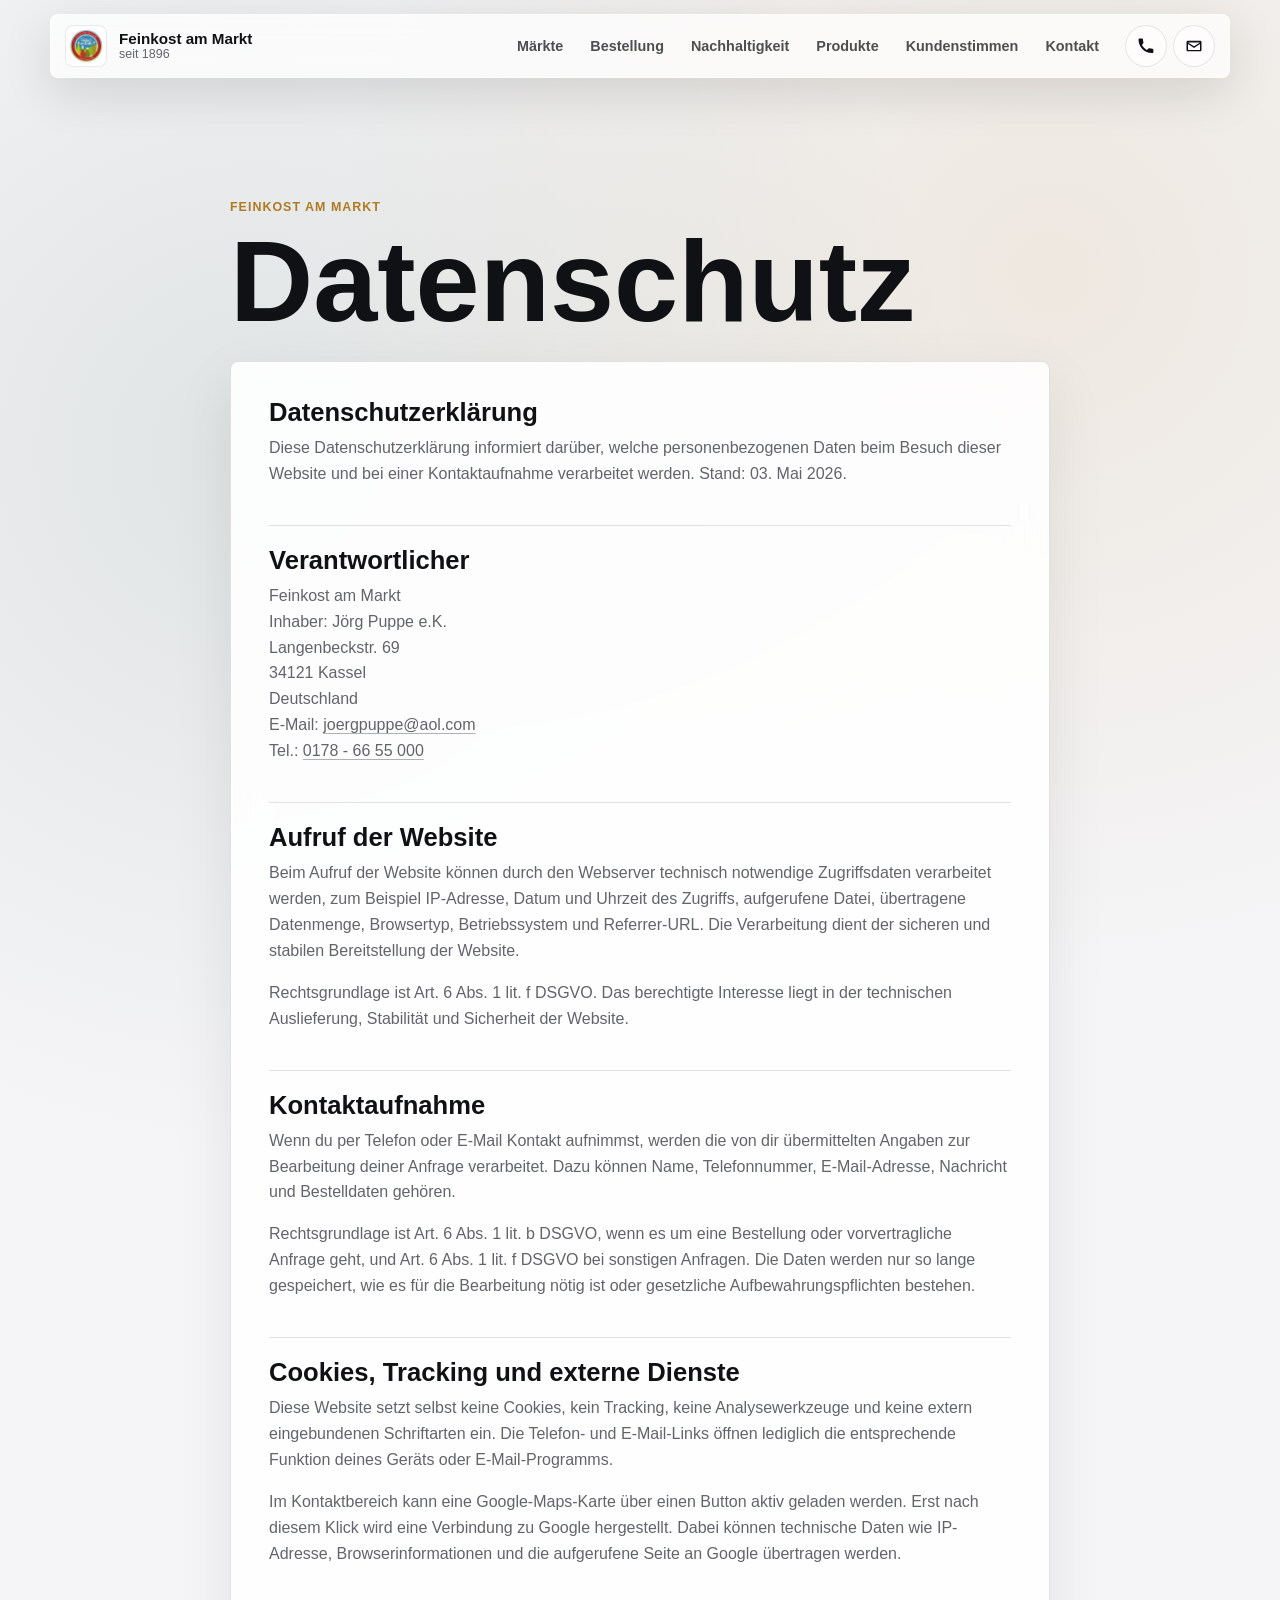
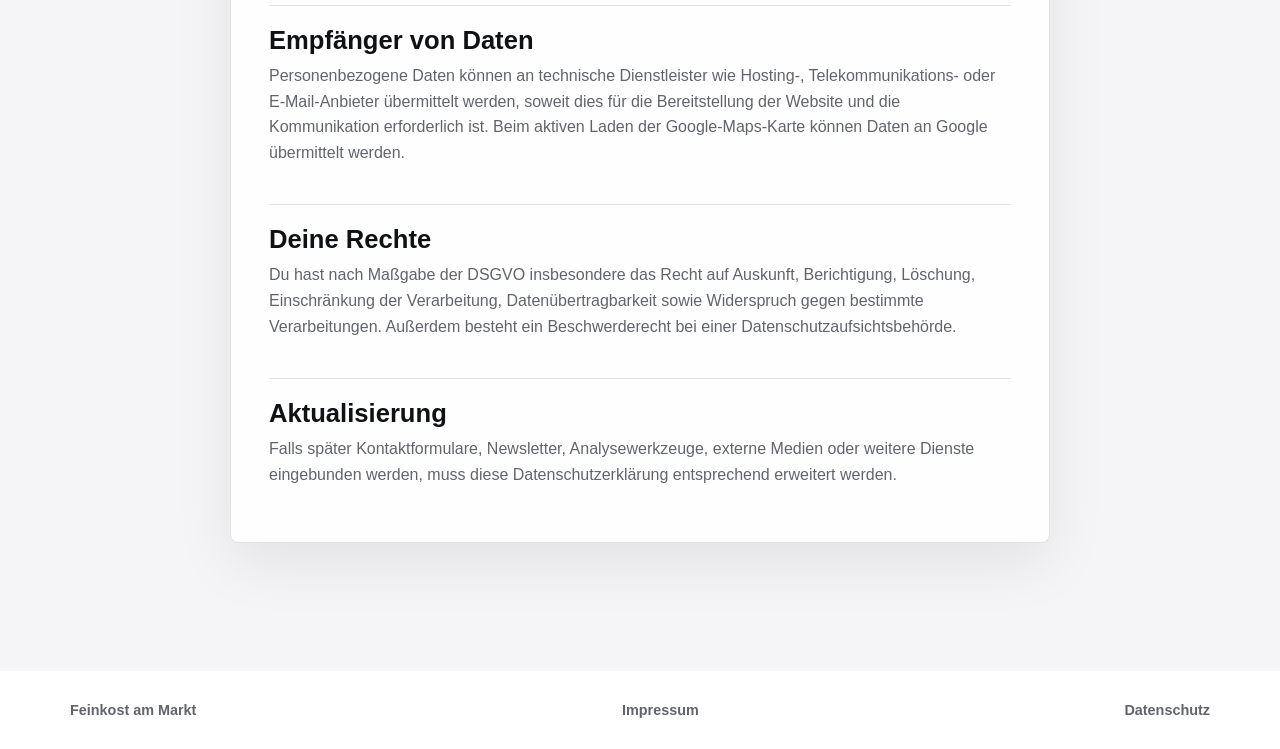
<file: datenschutz.html>
<!doctype html>
<html lang="de">
  <head>
    <meta charset="utf-8" />
    <meta name="viewport" content="width=device-width, initial-scale=1" />
    <meta
      name="description"
      content="Datenschutzerklärung von Feinkost am Markt Kassel, Jörg Puppe e.K."
    />
    <title>Datenschutz | Feinkost am Markt Kassel</title>
    <link rel="canonical" href="https://feinkost-am-markt.de/datenschutz.html" />
    <link rel="preload" href="assets/feinkost-logo.png" as="image" />
    <link rel="stylesheet" href="styles.css" />
  </head>
  <body>
    <div class="scroll-progress" aria-hidden="true"></div>

    <header class="site-header">
      <a class="brand" href="index.html#start" aria-label="Feinkost am Markt Startseite">
        <span class="brand-mark">
          <img src="assets/feinkost-logo.png" alt="" width="1236" height="1108" />
        </span>
        <span class="brand-copy">
          <strong>Feinkost am Markt</strong>
          <small>seit 1896</small>
        </span>
      </a>

      <nav class="site-nav" id="site-nav" aria-label="Hauptnavigation">
        <a href="index.html#maerkte">Märkte</a>
        <a href="index.html#bestellung">Bestellung</a>
        <a href="index.html#nachhaltigkeit">Nachhaltigkeit</a>
        <a href="index.html#produkte">Produkte</a>
        <a href="index.html#kundenstimmen">Kundenstimmen</a>
        <a href="index.html#kontakt">Kontakt</a>
      </nav>

      <div class="header-actions" aria-label="Schnellkontakt">
        <div class="phone-action">
          <button
            class="icon-button phone-toggle"
            type="button"
            aria-expanded="false"
            aria-controls="phone-popover"
            aria-label="Telefonnummer anzeigen"
            title="Telefonnummer anzeigen"
          >
            <svg aria-hidden="true" viewBox="0 0 24 24"><path d="M6.6 10.8c1.4 2.7 3.9 5.2 6.6 6.6l2.2-2.2c.3-.3.8-.4 1.2-.3 1.3.4 2.6.6 4 .6.7 0 1.2.5 1.2 1.2v3.5c0 .7-.5 1.2-1.2 1.2C10.4 22 2 13.6 2 3.4 2 2.7 2.5 2 3.2 2h3.5C7.4 2 8 2.5 8 3.2c0 1.4.2 2.8.6 4 .1.4 0 .8-.3 1.2l-1.7 2.4z"/></svg>
          </button>
          <div class="phone-popover" id="phone-popover" hidden>
            <span>0178 - 66 55 000</span>
            <a href="tel:+491786655000">Direkt anrufen</a>
          </div>
        </div>
        <div class="email-action">
          <button
            class="icon-button email-toggle"
            type="button"
            aria-expanded="false"
            aria-controls="email-popover"
            aria-label="E-Mail-Adresse anzeigen"
            title="E-Mail schreiben"
          >
            <svg aria-hidden="true" viewBox="0 0 24 24"><path d="M3.8 5h16.4c1 0 1.8.8 1.8 1.8v10.4c0 1-.8 1.8-1.8 1.8H3.8c-1 0-1.8-.8-1.8-1.8V6.8C2 5.8 2.8 5 3.8 5zm8.2 7.4 8-5.2H4l8 5.2zm0 2.1L4 9.3v7.9h16V9.3l-8 5.2z"/></svg>
          </button>
          <div class="email-popover" id="email-popover" hidden>
            <span>joergpuppe@aol.com</span>
            <a href="mailto:joergpuppe@aol.com?subject=Anfrage%20Feinkost%20am%20Markt">E-Mail schreiben</a>
            <button type="button" data-copy-email="joergpuppe@aol.com">Adresse kopieren</button>
          </div>
        </div>
      </div>

      <button class="nav-toggle" type="button" aria-expanded="false" aria-controls="site-nav" aria-label="Menü öffnen">
        <span></span>
        <span></span>
      </button>
    </header>

    <main class="legal-page">
      <section class="legal-hero section-pad" aria-labelledby="privacy-title">
        <div class="legal-shell reveal">
          <p class="section-kicker">Feinkost am Markt</p>
          <h1 id="privacy-title">Datenschutz</h1>
          <div class="imprint legal-card privacy-card">
            <section>
              <h2>Datenschutzerklärung</h2>
              <p>
                Diese Datenschutzerklärung informiert darüber, welche personenbezogenen
                Daten beim Besuch dieser Website und bei einer Kontaktaufnahme verarbeitet
                werden. Stand: 03. Mai 2026.
              </p>
            </section>

            <section>
              <h2>Verantwortlicher</h2>
              <p>
                Feinkost am Markt<br />
                Inhaber: Jörg Puppe e.K.<br />
                Langenbeckstr. 69<br />
                34121 Kassel<br />
                Deutschland<br />
                E-Mail: <a href="mailto:joergpuppe@aol.com">joergpuppe@aol.com</a><br />
                Tel.: <a href="tel:+491786655000">0178 - 66 55 000</a>
              </p>
            </section>

            <section>
              <h2>Aufruf der Website</h2>
              <p>
                Beim Aufruf der Website können durch den Webserver technisch notwendige
                Zugriffsdaten verarbeitet werden, zum Beispiel IP-Adresse, Datum und Uhrzeit
                des Zugriffs, aufgerufene Datei, übertragene Datenmenge, Browsertyp,
                Betriebssystem und Referrer-URL. Die Verarbeitung dient der sicheren und
                stabilen Bereitstellung der Website.
              </p>
              <p>
                Rechtsgrundlage ist Art. 6 Abs. 1 lit. f DSGVO. Das berechtigte Interesse
                liegt in der technischen Auslieferung, Stabilität und Sicherheit der Website.
              </p>
            </section>

            <section>
              <h2>Kontaktaufnahme</h2>
              <p>
                Wenn du per Telefon oder E-Mail Kontakt aufnimmst, werden die von dir
                übermittelten Angaben zur Bearbeitung deiner Anfrage verarbeitet. Dazu können
                Name, Telefonnummer, E-Mail-Adresse, Nachricht und Bestelldaten gehören.
              </p>
              <p>
                Rechtsgrundlage ist Art. 6 Abs. 1 lit. b DSGVO, wenn es um eine Bestellung
                oder vorvertragliche Anfrage geht, und Art. 6 Abs. 1 lit. f DSGVO bei
                sonstigen Anfragen. Die Daten werden nur so lange gespeichert, wie es für die
                Bearbeitung nötig ist oder gesetzliche Aufbewahrungspflichten bestehen.
              </p>
            </section>

            <section>
              <h2>Cookies, Tracking und externe Dienste</h2>
              <p>
                Diese Website setzt selbst keine Cookies, kein Tracking, keine
                Analysewerkzeuge und keine extern eingebundenen Schriftarten ein. Die Telefon-
                und E-Mail-Links öffnen lediglich die entsprechende Funktion deines Geräts
                oder E-Mail-Programms.
              </p>
              <p>
                Im Kontaktbereich kann eine Google-Maps-Karte über einen Button aktiv geladen
                werden. Erst nach diesem Klick wird eine Verbindung zu Google hergestellt.
                Dabei können technische Daten wie IP-Adresse, Browserinformationen und die
                aufgerufene Seite an Google übertragen werden.
              </p>
            </section>

            <section>
              <h2>Empfänger von Daten</h2>
              <p>
                Personenbezogene Daten können an technische Dienstleister wie Hosting-,
                Telekommunikations- oder E-Mail-Anbieter übermittelt werden, soweit dies für
                die Bereitstellung der Website und die Kommunikation erforderlich ist.
                Beim aktiven Laden der Google-Maps-Karte können Daten an Google übermittelt
                werden.
              </p>
            </section>

            <section>
              <h2>Deine Rechte</h2>
              <p>
                Du hast nach Maßgabe der DSGVO insbesondere das Recht auf Auskunft,
                Berichtigung, Löschung, Einschränkung der Verarbeitung, Datenübertragbarkeit
                sowie Widerspruch gegen bestimmte Verarbeitungen. Außerdem besteht ein
                Beschwerderecht bei einer Datenschutzaufsichtsbehörde.
              </p>
            </section>

            <section>
              <h2>Aktualisierung</h2>
              <p>
                Falls später Kontaktformulare, Newsletter, Analysewerkzeuge, externe Medien
                oder weitere Dienste eingebunden werden, muss diese Datenschutzerklärung
                entsprechend erweitert werden.
              </p>
            </section>
          </div>
        </div>
      </section>
    </main>

    <footer class="site-footer">
      <a href="index.html#start">Feinkost am Markt</a>
      <a href="impressum.html">Impressum</a>
      <a href="datenschutz.html" aria-current="page">Datenschutz</a>
    </footer>

    <script src="script.js" defer></script>
  </body>
</html>
</file>
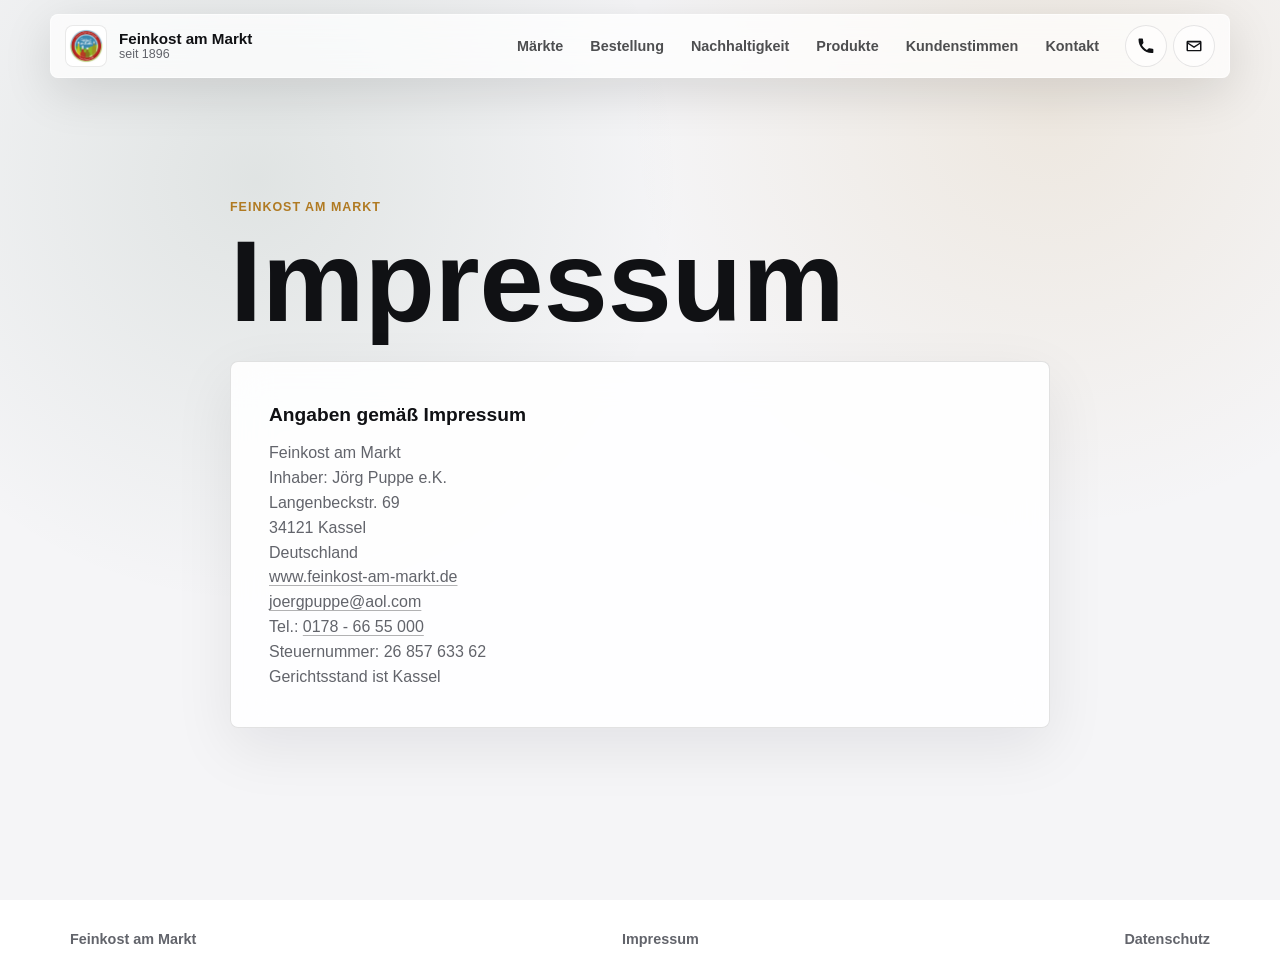
<file: impressum.html>
<!doctype html>
<html lang="de">
  <head>
    <meta charset="utf-8" />
    <meta name="viewport" content="width=device-width, initial-scale=1" />
    <meta
      name="description"
      content="Impressum von Feinkost am Markt Kassel, Jörg Puppe e.K."
    />
    <title>Impressum | Feinkost am Markt Kassel</title>
    <link rel="canonical" href="https://feinkost-am-markt.de/impressum.html" />
    <link rel="preload" href="assets/feinkost-logo.png" as="image" />
    <link rel="stylesheet" href="styles.css" />
  </head>
  <body>
    <div class="scroll-progress" aria-hidden="true"></div>

    <header class="site-header">
      <a class="brand" href="index.html#start" aria-label="Feinkost am Markt Startseite">
        <span class="brand-mark">
          <img src="assets/feinkost-logo.png" alt="" width="1236" height="1108" />
        </span>
        <span class="brand-copy">
          <strong>Feinkost am Markt</strong>
          <small>seit 1896</small>
        </span>
      </a>

      <nav class="site-nav" id="site-nav" aria-label="Hauptnavigation">
        <a href="index.html#maerkte">Märkte</a>
        <a href="index.html#bestellung">Bestellung</a>
        <a href="index.html#nachhaltigkeit">Nachhaltigkeit</a>
        <a href="index.html#produkte">Produkte</a>
        <a href="index.html#kundenstimmen">Kundenstimmen</a>
        <a href="index.html#kontakt">Kontakt</a>
      </nav>

      <div class="header-actions" aria-label="Schnellkontakt">
        <div class="phone-action">
          <button
            class="icon-button phone-toggle"
            type="button"
            aria-expanded="false"
            aria-controls="phone-popover"
            aria-label="Telefonnummer anzeigen"
            title="Telefonnummer anzeigen"
          >
            <svg aria-hidden="true" viewBox="0 0 24 24"><path d="M6.6 10.8c1.4 2.7 3.9 5.2 6.6 6.6l2.2-2.2c.3-.3.8-.4 1.2-.3 1.3.4 2.6.6 4 .6.7 0 1.2.5 1.2 1.2v3.5c0 .7-.5 1.2-1.2 1.2C10.4 22 2 13.6 2 3.4 2 2.7 2.5 2 3.2 2h3.5C7.4 2 8 2.5 8 3.2c0 1.4.2 2.8.6 4 .1.4 0 .8-.3 1.2l-1.7 2.4z"/></svg>
          </button>
          <div class="phone-popover" id="phone-popover" hidden>
            <span>0178 - 66 55 000</span>
            <a href="tel:+491786655000">Direkt anrufen</a>
          </div>
        </div>
        <div class="email-action">
          <button
            class="icon-button email-toggle"
            type="button"
            aria-expanded="false"
            aria-controls="email-popover"
            aria-label="E-Mail-Adresse anzeigen"
            title="E-Mail schreiben"
          >
            <svg aria-hidden="true" viewBox="0 0 24 24"><path d="M3.8 5h16.4c1 0 1.8.8 1.8 1.8v10.4c0 1-.8 1.8-1.8 1.8H3.8c-1 0-1.8-.8-1.8-1.8V6.8C2 5.8 2.8 5 3.8 5zm8.2 7.4 8-5.2H4l8 5.2zm0 2.1L4 9.3v7.9h16V9.3l-8 5.2z"/></svg>
          </button>
          <div class="email-popover" id="email-popover" hidden>
            <span>joergpuppe@aol.com</span>
            <a href="mailto:joergpuppe@aol.com?subject=Anfrage%20Feinkost%20am%20Markt">E-Mail schreiben</a>
            <button type="button" data-copy-email="joergpuppe@aol.com">Adresse kopieren</button>
          </div>
        </div>
      </div>

      <button class="nav-toggle" type="button" aria-expanded="false" aria-controls="site-nav" aria-label="Menü öffnen">
        <span></span>
        <span></span>
      </button>
    </header>

    <main class="legal-page">
      <section class="legal-hero section-pad" aria-labelledby="legal-title">
        <div class="legal-shell reveal">
          <p class="section-kicker">Feinkost am Markt</p>
          <h1 id="legal-title">Impressum</h1>
          <address class="imprint legal-card">
            <strong>Angaben gemäß Impressum</strong>
            Feinkost am Markt<br />
            Inhaber: Jörg Puppe e.K.<br />
            Langenbeckstr. 69<br />
            34121 Kassel<br />
            Deutschland<br />
            <a href="https://www.feinkost-am-markt.de">www.feinkost-am-markt.de</a><br />
            <a href="mailto:joergpuppe@aol.com">joergpuppe@aol.com</a><br />
            Tel.: <a href="tel:+491786655000">0178 - 66 55 000</a><br />
            Steuernummer: 26 857 633 62<br />
            Gerichtsstand ist Kassel
          </address>
        </div>
      </section>
    </main>

    <footer class="site-footer">
      <a href="index.html#start">Feinkost am Markt</a>
      <a href="impressum.html" aria-current="page">Impressum</a>
      <a href="datenschutz.html">Datenschutz</a>
    </footer>

    <script src="script.js" defer></script>
  </body>
</html>
</file>
<file: styles.css>
:root {
  --ink: #101114;
  --muted: #62646b;
  --line: rgba(16, 17, 20, 0.12);
  --soft: #f5f5f7;
  --paper: #ffffff;
  --glass: rgba(255, 255, 255, 0.72);
  --green: #264b33;
  --gold: #b07a22;
  --berry: #7a1836;
  --blue: #0d60c8;
  --yellow: #ffd447;
  --shadow: 0 24px 70px rgba(16, 17, 20, 0.14);
  --max: 1180px;
  --radius: 8px;
}

* {
  box-sizing: border-box;
}

html {
  scroll-behavior: smooth;
}

section[id] {
  scroll-margin-top: 104px;
}

body {
  margin: 0;
  color: var(--ink);
  background: var(--paper);
  font-family: -apple-system, BlinkMacSystemFont, "SF Pro Display", "SF Pro Text",
    "Helvetica Neue", Arial, sans-serif;
  line-height: 1.55;
  text-rendering: optimizeLegibility;
}

body.menu-open {
  overflow: hidden;
}

img,
svg {
  display: block;
}

a {
  color: inherit;
  text-decoration-color: rgba(16, 17, 20, 0.32);
  text-underline-offset: 0.18em;
}

a:hover {
  text-decoration-color: currentColor;
}

button,
a {
  -webkit-tap-highlight-color: transparent;
}

.scroll-progress {
  position: fixed;
  z-index: 80;
  top: 0;
  left: 0;
  height: 3px;
  width: var(--scroll, 0%);
  background: linear-gradient(90deg, var(--green), var(--gold), var(--berry));
}

.site-header {
  position: fixed;
  z-index: 70;
  top: 14px;
  left: 50%;
  width: min(calc(100% - 28px), var(--max));
  transform: translateX(-50%);
  display: flex;
  align-items: center;
  justify-content: flex-start;
  gap: 14px;
  min-height: 62px;
  padding: 10px 14px;
  border: 1px solid rgba(255, 255, 255, 0.58);
  border-radius: var(--radius);
  background: var(--glass);
  box-shadow: 0 14px 50px rgba(0, 0, 0, 0.12);
  backdrop-filter: blur(22px) saturate(1.35);
}

.brand {
  display: inline-flex;
  align-items: center;
  gap: 12px;
  color: var(--ink);
  text-decoration: none;
}

.brand-mark {
  display: grid;
  place-items: center;
  width: 42px;
  height: 42px;
  border-radius: var(--radius);
  background: #fff;
  overflow: hidden;
  box-shadow: inset 0 0 0 1px rgba(16, 17, 20, 0.09);
}

.brand-mark img {
  width: 100%;
  height: 100%;
  object-fit: contain;
  padding: 2px;
}

.brand-copy {
  display: grid;
  line-height: 1.1;
}

.brand-copy strong {
  font-size: 0.95rem;
}

.brand-copy small {
  color: var(--muted);
  font-size: 0.78rem;
}

.site-nav {
  display: flex;
  align-items: center;
  gap: 3px;
  margin-left: auto;
}

.site-nav a {
  padding: 10px 12px;
  border-radius: var(--radius);
  color: rgba(16, 17, 20, 0.74);
  font-size: 0.9rem;
  font-weight: 600;
  text-decoration: none;
  transition: background 180ms ease, color 180ms ease;
}

.site-nav a:hover,
.site-nav a.is-active {
  color: var(--ink);
  background: rgba(16, 17, 20, 0.07);
}

.header-actions {
  display: flex;
  align-items: center;
  gap: 6px;
}

.phone-action,
.email-action {
  position: relative;
}

.icon-button {
  display: grid;
  place-items: center;
  width: 42px;
  height: 42px;
  border: 1px solid rgba(16, 17, 20, 0.1);
  border-radius: 999px;
  background: rgba(255, 255, 255, 0.58);
  color: var(--ink);
  cursor: pointer;
  text-decoration: none;
  transition: background 180ms ease, border-color 180ms ease, transform 180ms ease;
}

.icon-button:hover,
.icon-button:focus-visible {
  border-color: rgba(16, 17, 20, 0.2);
  background: #fff;
  transform: translateY(-1px);
}

.icon-button svg {
  width: 18px;
  height: 18px;
  fill: currentColor;
}

.phone-popover,
.email-popover {
  position: absolute;
  z-index: 95;
  top: calc(100% + 10px);
  right: 0;
  display: grid;
  gap: 10px;
  min-width: 220px;
  padding: 14px;
  border: 1px solid rgba(16, 17, 20, 0.12);
  border-radius: var(--radius);
  background: rgba(255, 255, 255, 0.94);
  box-shadow: 0 18px 52px rgba(16, 17, 20, 0.16);
  backdrop-filter: blur(20px) saturate(1.25);
}

.phone-popover[hidden],
.email-popover[hidden] {
  display: none;
}

.phone-popover span,
.email-popover span {
  color: var(--ink);
  font-size: 1.05rem;
  font-weight: 900;
}

.phone-popover a,
.email-popover a,
.email-popover button {
  display: inline-flex;
  min-height: 38px;
  align-items: center;
  justify-content: center;
  padding: 9px 12px;
  border-radius: 999px;
  background: #101114;
  color: #fff;
  font-weight: 800;
  text-decoration: none;
}

.email-popover button {
  border: 0;
  background: rgba(16, 17, 20, 0.08);
  color: var(--ink);
  cursor: pointer;
  font: inherit;
}

.hero-phone-action,
.hero-email-action {
  position: relative;
}

.hero-phone-action .button,
.hero-email-action .button {
  border: 0;
  font: inherit;
  cursor: pointer;
}

.contact-phone-action .button,
.contact-email-action .button {
  border: 0;
  font: inherit;
  cursor: pointer;
}

.hero-phone-popover,
.hero-email-popover,
.contact-phone-popover,
.contact-email-popover {
  top: calc(100% + 12px);
  left: 0;
  right: auto;
  min-width: 250px;
}

.nav-toggle {
  display: none;
  width: 42px;
  height: 42px;
  border: 0;
  border-radius: var(--radius);
  background: rgba(16, 17, 20, 0.07);
  cursor: pointer;
}

.nav-toggle span {
  display: block;
  width: 18px;
  height: 2px;
  margin: 5px auto;
  border-radius: 2px;
  background: var(--ink);
  transition: transform 180ms ease, opacity 180ms ease;
}

.menu-open .nav-toggle span:first-child {
  transform: translateY(3.5px) rotate(45deg);
}

.menu-open .nav-toggle span:last-child {
  transform: translateY(-3.5px) rotate(-45deg);
}

.hero {
  position: relative;
  min-height: 86svh;
  display: grid;
  align-items: end;
  overflow: hidden;
  isolation: isolate;
  background: #101114;
}

.hero-image {
  position: absolute;
  inset: 0;
  z-index: -2;
  width: 100%;
  height: 100%;
  object-fit: cover;
  object-position: 40% center;
  transform: scale(1.06);
  animation: heroFloat 18s ease-in-out infinite alternate;
}

.hero-shade {
  position: absolute;
  inset: 0;
  z-index: -1;
  background:
    linear-gradient(90deg, rgba(0, 0, 0, 0.58), rgba(0, 0, 0, 0.16) 56%, rgba(255, 255, 255, 0.12)),
    linear-gradient(0deg, rgba(0, 0, 0, 0.52), transparent 48%);
}

.hero-content {
  width: min(calc(100% - 40px), var(--max));
  margin: 0 auto;
  padding: 150px 0 10svh;
  color: #fff;
  animation: heroCopy 900ms ease both;
}

.eyebrow,
.section-kicker {
  margin: 0 0 14px;
  color: var(--gold);
  font-size: 0.78rem;
  font-weight: 800;
  letter-spacing: 0.08em;
  text-transform: uppercase;
}

.hero .eyebrow {
  color: rgba(255, 255, 255, 0.82);
}

.hero-logo {
  position: relative;
  z-index: 1;
  width: clamp(76px, 9vw, 118px);
  height: auto;
  aspect-ratio: 1;
  margin-bottom: 22px;
  border-radius: 50%;
  background: rgba(255, 255, 255, 0.92);
  box-shadow: 0 18px 48px rgba(0, 0, 0, 0.22);
  object-fit: contain;
  padding: 6px;
  animation: none;
  transform: none;
}

h1,
h2,
h3,
p {
  margin-top: 0;
}

h1 {
  max-width: 920px;
  margin-bottom: 18px;
  font-size: clamp(4rem, 11vw, 9.4rem);
  line-height: 0.88;
  letter-spacing: 0;
}

h2 {
  margin-bottom: 20px;
  font-size: clamp(2.15rem, 4.5vw, 5.4rem);
  line-height: 0.98;
  letter-spacing: 0;
}

h3 {
  margin-bottom: 10px;
  font-size: clamp(1.1rem, 1.5vw, 1.45rem);
  line-height: 1.15;
  letter-spacing: 0;
}

.hero-lead {
  max-width: 620px;
  margin-bottom: 18px;
  font-size: clamp(1.22rem, 2.4vw, 2rem);
  line-height: 1.2;
  color: rgba(255, 255, 255, 0.9);
}

.hero-trust {
  display: flex;
  flex-wrap: wrap;
  gap: 8px;
  max-width: 760px;
  margin-bottom: 24px;
}

.hero-trust span {
  display: inline-flex;
  align-items: center;
  min-height: 34px;
  padding: 7px 11px;
  border: 1px solid rgba(255, 255, 255, 0.2);
  border-radius: 999px;
  background: rgba(255, 255, 255, 0.12);
  color: rgba(255, 255, 255, 0.92);
  font-size: 0.92rem;
  font-weight: 800;
  backdrop-filter: blur(14px) saturate(1.15);
  opacity: 0;
  animation: trustPillIn 680ms cubic-bezier(0.2, 0.8, 0.2, 1) both;
}

.hero-trust span:nth-child(2) {
  animation-delay: 90ms;
}

.hero-trust span:nth-child(3) {
  animation-delay: 180ms;
}

.hero-trust .trust-combo {
  gap: 10px;
}

.hero-trust b {
  padding-left: 10px;
  border-left: 1px solid rgba(255, 255, 255, 0.24);
  color: #ffd66b;
  font-size: 0.88rem;
  font-weight: 900;
  white-space: nowrap;
}

.hero-actions,
.contact-actions {
  display: flex;
  flex-wrap: wrap;
  gap: 10px;
}

.button {
  position: relative;
  overflow: hidden;
  display: inline-flex;
  min-height: 46px;
  align-items: center;
  justify-content: center;
  gap: 9px;
  padding: 12px 18px;
  border-radius: 999px;
  font-weight: 800;
  text-decoration: none;
  transition: transform 180ms ease, box-shadow 180ms ease, background 180ms ease;
}

.button::after {
  content: "";
  position: absolute;
  inset: -1px auto -1px -40%;
  width: 34%;
  background: linear-gradient(90deg, transparent, rgba(255, 255, 255, 0.34), transparent);
  opacity: 0;
  transform: skewX(-18deg);
  pointer-events: none;
}

.hero-actions .button::after {
  animation: buttonGleam 5.8s ease-in-out infinite;
}

.button svg {
  width: 18px;
  height: 18px;
  fill: currentColor;
}

.button:hover {
  transform: translateY(-2px);
}

.button-light {
  background: rgba(255, 255, 255, 0.92);
  color: var(--ink);
  box-shadow: 0 16px 38px rgba(0, 0, 0, 0.16);
}

.button-dark {
  background: #101114;
  color: #fff;
  box-shadow: 0 16px 38px rgba(0, 0, 0, 0.18);
}

.button.framed {
  border: 1px solid var(--line);
  box-shadow: none;
}

.section-pad {
  padding: clamp(72px, 10vw, 136px) 20px;
}

.section-heading,
.content-grid,
.split-section,
.market-list,
.tab-panels,
.tabs,
.promise-inner,
.tradition-inner,
.sustainability-note {
  width: min(100%, var(--max));
  margin-inline: auto;
}

.section-heading {
  max-width: 820px;
  margin-bottom: 44px;
  text-align: center;
}

.section-heading p,
.split-copy p,
.tradition-inner p,
.promise-inner p,
.lead {
  color: var(--muted);
  font-size: clamp(1.04rem, 1.4vw, 1.2rem);
}

.content-grid,
.split-section {
  display: grid;
  grid-template-columns: minmax(0, 0.92fr) minmax(320px, 1.08fr);
  gap: clamp(28px, 6vw, 84px);
  align-items: start;
}

.notice {
  background: var(--soft);
}

.notice h2 {
  max-width: 620px;
}

.notice-panel,
.cleaning-list,
.imprint,
.sustainability-note,
.tab-panels {
  border: 1px solid var(--line);
  border-radius: var(--radius);
  background: rgba(255, 255, 255, 0.84);
  box-shadow: 0 20px 60px rgba(16, 17, 20, 0.08);
}

.notice-panel {
  padding: clamp(24px, 4vw, 42px);
  font-size: clamp(1.05rem, 1.7vw, 1.55rem);
  line-height: 1.35;
}

.why {
  background: #fff;
}

.why-grid {
  width: min(100%, var(--max));
  margin-inline: auto;
  display: grid;
  grid-template-columns: repeat(4, minmax(0, 1fr));
  gap: 14px;
}

.why-card {
  position: relative;
  overflow: hidden;
  min-height: 260px;
  padding: 24px;
  border: 1px solid var(--line);
  border-radius: var(--radius);
  background: var(--soft);
  transition: transform 260ms ease, box-shadow 260ms ease, border-color 260ms ease;
}

.why-card::after {
  content: "";
  position: absolute;
  inset: 0;
  background: linear-gradient(120deg, transparent 0 42%, rgba(255, 255, 255, 0.72) 50%, transparent 58% 100%);
  opacity: 0;
  transform: translateX(-80%);
  pointer-events: none;
  transition: opacity 260ms ease, transform 700ms ease;
}

.why-card:hover {
  transform: translateY(-5px);
  border-color: rgba(16, 17, 20, 0.18);
  box-shadow: 0 20px 52px rgba(16, 17, 20, 0.1);
}

.why-card:hover::after {
  opacity: 0.55;
  transform: translateX(80%);
}

.why-card span {
  display: inline-grid;
  place-items: center;
  min-width: 52px;
  min-height: 38px;
  margin-bottom: 22px;
  padding: 7px 11px;
  border-radius: 999px;
  background: #fff;
  color: var(--green);
  font-size: 0.95rem;
  font-weight: 900;
  box-shadow: inset 0 0 0 1px rgba(16, 17, 20, 0.06);
}

.why-card p {
  color: var(--muted);
}

.markets {
  background: #fff;
}

.market-list {
  display: grid;
  grid-template-columns: repeat(4, minmax(0, 1fr));
  gap: 14px;
}

.market-card {
  position: relative;
  min-height: 265px;
  padding: 24px;
  border: 1px solid var(--line);
  border-radius: var(--radius);
  background: #fff;
  overflow: hidden;
  transition: transform 220ms ease, box-shadow 220ms ease, border-color 220ms ease;
}

.market-card::before {
  content: "";
  position: absolute;
  inset: 0 0 auto;
  height: 4px;
  background: var(--green);
}

.market-card:nth-child(3)::before {
  background: var(--berry);
}

.market-card:nth-child(4)::before {
  background: var(--gold);
}

.market-card:hover {
  transform: translateY(-7px);
  border-color: rgba(16, 17, 20, 0.2);
  box-shadow: var(--shadow);
}

.market-card.highlight {
  background: #101114;
  color: #fff;
}

.market-card.highlight p,
.market-card.highlight .day {
  color: rgba(255, 255, 255, 0.7);
}

.day {
  display: block;
  margin-bottom: 18px;
  color: var(--muted);
  font-size: 0.84rem;
  font-weight: 800;
  text-transform: uppercase;
}

.market-card p,
.market-card small {
  color: var(--muted);
}

.market-card strong {
  display: block;
  margin-top: 18px;
}

.split-section {
  align-items: center;
}

.order-facts {
  display: grid;
  gap: 12px;
}

.order-facts div {
  display: grid;
  grid-template-columns: minmax(112px, 0.26fr) 1fr;
  gap: 18px;
  align-items: center;
  min-height: 112px;
  padding: 18px;
  border: 1px solid var(--line);
  border-radius: var(--radius);
  background: var(--soft);
}

.order-facts span {
  display: grid;
  place-items: center;
  min-width: 0;
  min-height: 76px;
  padding: 0 10px;
  border-radius: var(--radius);
  background: #fff;
  color: var(--green);
  font-size: clamp(1rem, 1.75vw, 1.75rem);
  font-weight: 900;
  line-height: 1;
  box-shadow: inset 0 0 0 1px rgba(16, 17, 20, 0.05);
}

.order-facts p {
  margin: 0;
  color: var(--muted);
}

.sustainability {
  background:
    linear-gradient(180deg, rgba(38, 75, 51, 0.06), rgba(176, 122, 34, 0.06)),
    #fff;
}

.cleaning-list {
  padding: clamp(22px, 4vw, 38px);
}

.cleaning-list ol {
  display: grid;
  gap: 14px;
  margin: 0;
  padding-left: 1.4rem;
}

.cleaning-list li::marker {
  color: var(--green);
  font-weight: 900;
}

.sustainability-note {
  display: grid;
  grid-template-columns: 1fr 1fr;
  gap: 26px;
  margin-top: 28px;
  padding: clamp(20px, 3vw, 32px);
  color: var(--muted);
}

.tradition {
  background: #101114;
  color: #fff;
  overflow: hidden;
}

.tradition-inner {
  max-width: 890px;
  text-align: center;
}

.tradition-inner .section-kicker {
  color: #d7a85a;
}

.tradition-inner p {
  color: rgba(255, 255, 255, 0.72);
}

.year-mark {
  width: min(100%, 560px);
  margin: 34px auto;
  padding: 28px 12px;
  border-radius: var(--radius);
  background: linear-gradient(180deg, var(--blue) 0 50%, var(--yellow) 50% 100%);
  color: #fff;
  font-size: clamp(4.6rem, 12vw, 10rem);
  font-weight: 950;
  line-height: 0.85;
  text-shadow: 0 8px 24px rgba(0, 0, 0, 0.24);
}

.christmas {
  background: var(--soft);
}

.christmas-list {
  grid-template-columns: repeat(2, minmax(0, 1fr));
}

.products {
  background: #fff;
}

.tabs {
  display: flex;
  flex-wrap: wrap;
  justify-content: center;
  gap: 6px;
  margin-bottom: 18px;
  padding: 6px;
  border: 1px solid var(--line);
  border-radius: var(--radius);
  background: var(--soft);
}

.tab {
  min-height: 44px;
  padding: 10px 18px;
  border: 0;
  border-radius: 6px;
  background: transparent;
  color: var(--muted);
  font: inherit;
  font-weight: 800;
  cursor: pointer;
  transition: background 180ms ease, color 180ms ease, box-shadow 180ms ease;
}

.tab.is-active {
  background: #fff;
  color: var(--ink);
  box-shadow: 0 10px 30px rgba(16, 17, 20, 0.1);
}

.tab-panels {
  padding: clamp(20px, 3vw, 34px);
}

.tab-panel {
  animation: panelIn 320ms ease both;
}

.product-grid {
  display: grid;
  grid-template-columns: repeat(2, minmax(0, 1fr));
  gap: 16px;
}

.product-grid.compact {
  grid-template-columns: repeat(3, minmax(0, 1fr));
}

.product-grid article {
  min-height: 180px;
  padding: 22px;
  border: 1px solid var(--line);
  border-radius: var(--radius);
  background: #fff;
}

.use-category {
  margin-top: 24px;
  padding-top: 22px;
  border-top: 1px solid var(--line);
}

.use-heading {
  display: grid;
  gap: 6px;
  margin-bottom: 14px;
}

.use-heading .section-kicker {
  margin-bottom: 0;
}

.use-heading h3 {
  max-width: 720px;
  margin-bottom: 0;
  font-size: clamp(1.45rem, 2.6vw, 2.7rem);
}

.use-grid {
  display: grid;
  grid-template-columns: repeat(2, minmax(0, 1fr));
  gap: 16px;
}

.use-grid article {
  min-height: 170px;
  padding: 22px;
  border: 1px solid var(--line);
  border-radius: var(--radius);
  background: #fff;
}

.visual-card {
  position: relative;
  overflow: hidden;
  isolation: isolate;
  background:
    linear-gradient(112deg, rgba(255, 255, 255, 0.98) 0 45%, rgba(255, 255, 255, 0.82) 72%, rgba(255, 255, 255, 0.64)),
    radial-gradient(circle at 96% 16%, var(--fruit-wash), transparent 30%),
    radial-gradient(circle at 78% 86%, var(--fruit-wash), transparent 36%),
    linear-gradient(135deg, #fff, var(--fruit-wash));
  transition: border-color 180ms ease, box-shadow 180ms ease, transform 180ms ease;
}

.visual-card:hover {
  transform: translateY(-4px);
  border-color: rgba(16, 17, 20, 0.18);
  box-shadow: 0 18px 46px rgba(16, 17, 20, 0.1);
}

.visual-card h3,
.visual-card p {
  position: relative;
  z-index: 2;
  max-width: 68%;
}

.visual-card p {
  color: rgba(16, 17, 20, 0.68);
}

.visual-card::before {
  content: "";
  position: absolute;
  z-index: 0;
  right: -54px;
  bottom: -66px;
  width: 214px;
  height: 214px;
  opacity: 0.18;
  filter: saturate(1.16) drop-shadow(0 14px 22px rgba(16, 17, 20, 0.12));
  transform: rotate(-8deg);
  pointer-events: none;
}

.visual-card::after {
  content: "";
  position: absolute;
  z-index: 0;
  right: -18px;
  top: 14px;
  width: 188px;
  height: 138px;
  background:
    radial-gradient(circle at 14% 40%, var(--fruit-a) 0 3px, transparent 4px),
    radial-gradient(circle at 31% 18%, var(--fruit-b) 0 5px, transparent 6px),
    radial-gradient(circle at 48% 38%, var(--fruit-a) 0 2px, transparent 3px),
    radial-gradient(circle at 64% 20%, var(--fruit-b) 0 4px, transparent 5px),
    radial-gradient(circle at 76% 52%, var(--fruit-a) 0 3px, transparent 4px),
    radial-gradient(circle at 88% 27%, var(--fruit-c) 0 6px, transparent 7px),
    radial-gradient(ellipse at 50% 58%, var(--fruit-b) 0 18%, transparent 19%),
    radial-gradient(ellipse at 40% 54%, var(--fruit-a) 0 32%, transparent 33%);
  opacity: 0.1;
  transform: rotate(-9deg);
  pointer-events: none;
}

.fruit-scene {
  position: absolute;
  z-index: 1;
  right: -28px;
  bottom: -18px;
  width: min(76%, 230px);
  height: 176px;
  opacity: 0.94;
  filter: saturate(1.1) drop-shadow(0 16px 24px rgba(16, 17, 20, 0.18));
  pointer-events: none;
  transform: rotate(-4deg);
}

.fruit-scene svg {
  width: 100%;
  height: 100%;
  overflow: visible;
}

.fruit-scene circle,
.fruit-scene path,
.fruit-scene ellipse {
  vector-effect: non-scaling-stroke;
}

.shape-slice::before {
  border-radius: 50%;
  background:
    radial-gradient(circle at 31% 34%, rgba(255, 255, 255, 0.84) 0 4px, transparent 5px),
    radial-gradient(circle at 50% 27%, rgba(255, 255, 255, 0.75) 0 4px, transparent 5px),
    radial-gradient(circle at 64% 45%, rgba(255, 255, 255, 0.68) 0 4px, transparent 5px),
    radial-gradient(circle at 42% 62%, rgba(255, 255, 255, 0.62) 0 4px, transparent 5px),
    conic-gradient(from 20deg, rgba(255, 255, 255, 0.18), transparent 18deg 42deg, rgba(255, 255, 255, 0.22) 43deg 62deg, transparent 63deg 92deg, rgba(255, 255, 255, 0.18) 93deg 118deg, transparent 119deg),
    radial-gradient(circle at 50% 50%, var(--fruit-b) 0 34%, transparent 35%),
    radial-gradient(circle at 50% 50%, var(--fruit-c) 0 50%, transparent 51%),
    radial-gradient(circle at 50% 50%, var(--fruit-a) 0 66%, transparent 67%);
  box-shadow: inset 0 0 0 12px rgba(255, 255, 255, 0.34), inset -18px -18px 0 rgba(0, 0, 0, 0.08);
}

.shape-cluster::before {
  background:
    radial-gradient(circle at 33% 37%, rgba(255, 255, 255, 0.7) 0 3px, transparent 4px),
    radial-gradient(circle at 54% 29%, rgba(255, 255, 255, 0.62) 0 4px, transparent 5px),
    radial-gradient(circle at 66% 48%, rgba(255, 255, 255, 0.55) 0 3px, transparent 4px),
    radial-gradient(circle at 31% 38%, var(--fruit-b) 0 15%, transparent 16%),
    radial-gradient(circle at 52% 27%, var(--fruit-a) 0 17%, transparent 18%),
    radial-gradient(circle at 68% 45%, var(--fruit-b) 0 16%, transparent 17%),
    radial-gradient(circle at 43% 60%, var(--fruit-a) 0 20%, transparent 21%),
    radial-gradient(circle at 63% 69%, var(--fruit-c) 0 17%, transparent 18%),
    radial-gradient(ellipse at 48% 54%, var(--fruit-b) 0 38%, transparent 39%),
    radial-gradient(circle at 50% 50%, rgba(255, 255, 255, 0.18), transparent 70%);
}

.shape-round::before {
  border-radius: 46% 54% 52% 48%;
  background:
    radial-gradient(ellipse at 67% 24%, rgba(255, 255, 255, 0.54) 0 12%, transparent 13%),
    radial-gradient(ellipse at 38% 16%, rgba(255, 255, 255, 0.28) 0 12%, transparent 13%),
    radial-gradient(circle at 50% 52%, var(--fruit-b) 0 28%, transparent 29%),
    radial-gradient(circle at 50% 50%, var(--fruit-a) 0 64%, transparent 65%);
  box-shadow: inset -22px -18px 0 rgba(0, 0, 0, 0.08);
}

.shape-pod::before {
  border-radius: 60% 40% 54% 46% / 68% 36% 64% 32%;
  background:
    radial-gradient(ellipse at 70% 28%, rgba(255, 255, 255, 0.42) 0 13%, transparent 14%),
    linear-gradient(145deg, var(--fruit-b), var(--fruit-a) 58%, var(--fruit-c));
  box-shadow: inset -18px -18px 0 rgba(0, 0, 0, 0.1);
}

.shape-leaf::before {
  border-radius: 72% 0 72% 0;
  background:
    radial-gradient(ellipse at 35% 66%, var(--fruit-a) 0 25%, transparent 26%),
    radial-gradient(ellipse at 64% 34%, var(--fruit-b) 0 24%, transparent 25%),
    linear-gradient(135deg, transparent 46%, rgba(255, 255, 255, 0.72) 47% 51%, transparent 52%),
    linear-gradient(145deg, var(--fruit-b), var(--fruit-a));
}

.shape-splash::before {
  border-radius: 48% 52% 46% 54%;
  background:
    radial-gradient(circle at 23% 30%, var(--fruit-b) 0 9%, transparent 10%),
    radial-gradient(circle at 72% 28%, var(--fruit-a) 0 12%, transparent 13%),
    radial-gradient(circle at 36% 72%, var(--fruit-c) 0 10%, transparent 11%),
    radial-gradient(circle at 50% 50%, var(--fruit-b) 0 44%, transparent 45%),
    radial-gradient(circle at 50% 50%, var(--fruit-a) 0 67%, transparent 68%);
}

.shape-bottle::before {
  right: 12px;
  bottom: -28px;
  width: 78px;
  height: 184px;
  border-radius: 24px 24px 18px 18px;
  background:
    linear-gradient(90deg, rgba(255, 255, 255, 0.52), transparent 22% 74%, rgba(255, 255, 255, 0.22)),
    linear-gradient(180deg, rgba(255, 255, 255, 0.38) 0 17%, var(--fruit-b) 18% 56%, var(--fruit-a) 57% 100%);
  box-shadow:
    inset 0 0 0 1px rgba(255, 255, 255, 0.38),
    0 -58px 0 -28px var(--fruit-c);
  opacity: 0.38;
  transform: rotate(7deg);
}

.product-grid .product-feature {
  grid-column: 1 / -1;
  display: grid;
  place-items: center;
  min-height: 0;
  padding: clamp(14px, 1.8vw, 22px) clamp(16px, 2.5vw, 34px);
  text-align: center;
  background: linear-gradient(180deg, #fff, #f8f8fa);
}

.product-feature h3 {
  max-width: 980px;
  margin-bottom: 5px;
  font-size: clamp(1.2rem, 2.2vw, 1.85rem);
  line-height: 1.08;
}

.product-feature p {
  max-width: 880px;
  margin: 0;
  font-size: clamp(0.86rem, 0.95vw, 0.95rem);
  line-height: 1.35;
}

.product-grid p,
.columns {
  color: var(--muted);
}

.columns {
  columns: 2 260px;
  gap: 24px;
  margin: 0;
  padding-left: 1.15rem;
}

.columns li {
  break-inside: avoid;
  margin-bottom: 8px;
}

.promise {
  background: #101114;
  color: #fff;
}

.promise-inner {
  max-width: 900px;
  text-align: center;
}

.promise-inner .section-kicker {
  color: #d7a85a;
}

.promise-inner p {
  color: rgba(255, 255, 255, 0.76);
}

.testimonials {
  background:
    radial-gradient(circle at 14% 20%, rgba(176, 122, 34, 0.13), transparent 28%),
    radial-gradient(circle at 88% 76%, rgba(38, 75, 51, 0.1), transparent 32%),
    #fff;
}

.testimonial-grid {
  width: min(100%, var(--max));
  margin-inline: auto;
  display: grid;
  grid-template-columns: minmax(0, 560px);
  justify-content: center;
  gap: 14px;
}

.review-summary-card,
.testimonial-card {
  display: grid;
  gap: 16px;
  align-content: start;
  min-height: 220px;
  padding: 22px;
  border: 1px solid var(--line);
  border-radius: var(--radius);
  background: rgba(255, 255, 255, 0.94);
  box-shadow: 0 16px 44px rgba(16, 17, 20, 0.1);
  backdrop-filter: blur(18px) saturate(1.2);
}

.review-summary-card {
  position: relative;
  overflow: hidden;
  justify-items: start;
  min-height: 0;
  background: #101114;
  color: #fff;
}

.review-summary-card::after {
  content: "";
  position: absolute;
  inset: 0;
  background:
    linear-gradient(120deg, transparent 0 38%, rgba(255, 255, 255, 0.16) 48%, transparent 58% 100%),
    radial-gradient(circle at 88% 18%, rgba(251, 188, 4, 0.26), transparent 28%);
  opacity: 0.78;
  transform: translateX(-30%);
  animation: reviewGlow 7s ease-in-out infinite;
  pointer-events: none;
}

.review-summary-card > * {
  position: relative;
  z-index: 1;
}

.review-summary-card .google-mark {
  margin-left: 0;
}

.review-summary-card strong {
  font-size: clamp(2.2rem, 4vw, 4rem);
  line-height: 0.95;
}

.review-summary-card p {
  margin: 0;
  color: rgba(255, 255, 255, 0.72);
  font-weight: 800;
}

.review-header {
  display: flex;
  align-items: center;
  gap: 12px;
}

.testimonial-avatar {
  display: grid;
  place-items: center;
  width: 44px;
  height: 44px;
  border-radius: 50%;
  background: #1a73e8;
  color: #fff;
  font-size: 0.82rem;
  font-weight: 900;
  letter-spacing: 0;
}

.review-meta {
  display: grid;
  line-height: 1.18;
}

.review-meta strong {
  color: var(--ink);
  font-size: 1rem;
}

.review-meta span {
  color: var(--muted);
  font-size: 0.84rem;
  font-weight: 700;
}

.google-mark {
  display: grid;
  place-items: center;
  width: 30px;
  height: 30px;
  margin-left: auto;
  border: 1px solid rgba(16, 17, 20, 0.1);
  border-radius: 50%;
  background: #fff;
  color: #4285f4;
  font-size: 1rem;
  font-weight: 950;
}

.review-stars {
  color: #fbbc04;
  font-size: 1.05rem;
  letter-spacing: 1.5px;
  line-height: 1;
}

.testimonial-card blockquote {
  margin: 0;
  color: var(--ink);
  font-size: 1.06rem;
  font-weight: 700;
  line-height: 1.42;
}

.testimonial-link {
  display: flex;
  justify-content: center;
  margin-top: 18px;
}

.faq {
  background:
    radial-gradient(circle at 18% 18%, rgba(38, 75, 51, 0.1), transparent 32%),
    radial-gradient(circle at 88% 72%, rgba(176, 122, 34, 0.11), transparent 30%),
    var(--soft);
}

.faq-list {
  width: min(100%, 920px);
  margin-inline: auto;
  display: grid;
  gap: 12px;
}

.faq-list details {
  border: 1px solid rgba(16, 17, 20, 0.1);
  border-radius: calc(var(--radius) - 8px);
  background: rgba(255, 255, 255, 0.84);
  box-shadow: 0 16px 44px rgba(16, 17, 20, 0.08);
  backdrop-filter: blur(18px) saturate(1.18);
  overflow: hidden;
  transition: border-color 220ms ease, box-shadow 220ms ease, transform 220ms ease;
}

.faq-list details[open] {
  border-color: rgba(38, 75, 51, 0.22);
  box-shadow: 0 22px 58px rgba(16, 17, 20, 0.11);
}

.faq-list details:hover {
  transform: translateY(-2px);
}

.faq-list summary {
  display: flex;
  align-items: center;
  justify-content: space-between;
  gap: 18px;
  padding: 20px 22px;
  color: var(--ink);
  cursor: pointer;
  font-size: 1.05rem;
  font-weight: 900;
  list-style: none;
}

.faq-list summary::-webkit-details-marker {
  display: none;
}

.faq-list summary::after {
  content: "+";
  display: grid;
  place-items: center;
  flex: 0 0 34px;
  width: 34px;
  height: 34px;
  border: 1px solid rgba(16, 17, 20, 0.1);
  border-radius: 50%;
  background: #fff;
  color: var(--green);
  font-size: 1.15rem;
  font-weight: 900;
  transition: transform 220ms ease, background 220ms ease, color 220ms ease;
}

.faq-list details[open] summary::after {
  content: "-";
  background: var(--green);
  color: #fff;
  transform: rotate(180deg);
}

.faq-list p {
  margin: 0;
  padding: 0 22px 22px;
  color: var(--muted);
  font-size: 1rem;
  line-height: 1.6;
}

.contact {
  background: var(--soft);
}

.contact-layout {
  width: min(100%, var(--max));
  margin-inline: auto;
  display: grid;
  grid-template-columns: minmax(260px, 0.85fr) minmax(340px, 1fr);
  gap: clamp(18px, 4vw, 48px);
  align-items: center;
}

.contact-copy {
  min-height: 100%;
}

.owner-card {
  align-self: center;
  margin: 0;
  border: 1px solid var(--line);
  border-radius: var(--radius);
  background: transparent;
  overflow: hidden;
  box-shadow: 0 20px 60px rgba(16, 17, 20, 0.08);
}

.owner-card > img {
  width: 100%;
  height: auto;
  background: transparent;
}

.owner-card figcaption {
  display: flex;
  align-items: center;
  gap: 12px;
  padding: 14px 16px;
  background: #fff;
  color: var(--muted);
  font-size: 0.9rem;
  font-weight: 800;
}

.owner-card figcaption img {
  width: 36px;
  height: 36px;
  border-radius: 50%;
  object-fit: contain;
  background: #fff;
}

.imprint {
  margin: 0;
  padding: clamp(22px, 4vw, 38px);
  color: var(--muted);
  font-style: normal;
}

.imprint strong {
  display: block;
  margin-bottom: 12px;
  color: var(--ink);
  font-size: 1.2rem;
}

.legal-page {
  min-height: 100svh;
  background:
    radial-gradient(circle at 20% 20%, rgba(38, 75, 51, 0.1), transparent 34%),
    radial-gradient(circle at 82% 12%, rgba(176, 122, 34, 0.11), transparent 32%),
    var(--soft);
  padding-top: 70px;
}

.legal-shell {
  width: min(100%, 820px);
  margin-inline: auto;
}

.legal-shell h1 {
  color: var(--ink);
  font-size: clamp(3.6rem, 9vw, 7.5rem);
}

.legal-card {
  margin-top: 28px;
  background: rgba(255, 255, 255, 0.9);
  backdrop-filter: blur(18px) saturate(1.25);
}

.privacy-card {
  display: grid;
  gap: 22px;
  font-style: normal;
  line-height: 1.62;
}

.privacy-card section + section {
  padding-top: 22px;
  border-top: 1px solid var(--line);
}

.privacy-card h2 {
  margin-bottom: 10px;
  color: var(--ink);
  font-size: clamp(1.25rem, 2vw, 1.75rem);
}

.privacy-card p {
  color: var(--muted);
}

.site-footer {
  display: flex;
  justify-content: space-between;
  gap: 20px;
  padding: 28px 20px;
  color: var(--muted);
  font-size: 0.9rem;
  width: min(100%, var(--max));
  margin-inline: auto;
}

.site-footer a {
  color: inherit;
  font-weight: 700;
  text-decoration: none;
}

.site-footer a:hover {
  color: var(--ink);
}

.reveal {
  opacity: 0;
  transform: translateY(22px);
  transition: opacity 700ms ease, transform 700ms ease;
}

.reveal.is-visible {
  opacity: 1;
  transform: translateY(0);
}

@keyframes heroFloat {
  from {
    transform: scale(1.06) translate3d(0, 0, 0);
  }
  to {
    transform: scale(1.11) translate3d(-1.8%, -1%, 0);
  }
}

@keyframes heroCopy {
  from {
    opacity: 0;
    transform: translateY(24px);
  }
  to {
    opacity: 1;
    transform: translateY(0);
  }
}

@keyframes trustPillIn {
  from {
    opacity: 0;
    transform: translateY(12px) scale(0.98);
  }
  to {
    opacity: 1;
    transform: translateY(0) scale(1);
  }
}

@keyframes buttonGleam {
  0%,
  46% {
    opacity: 0;
    transform: translateX(0) skewX(-18deg);
  }
  56% {
    opacity: 0.6;
  }
  68%,
  100% {
    opacity: 0;
    transform: translateX(520%) skewX(-18deg);
  }
}

@keyframes reviewGlow {
  0%,
  100% {
    transform: translateX(-34%);
    opacity: 0.58;
  }
  48% {
    transform: translateX(18%);
    opacity: 0.9;
  }
}

@keyframes panelIn {
  from {
    opacity: 0;
    transform: translateY(10px);
  }
  to {
    opacity: 1;
    transform: translateY(0);
  }
}

@media (max-width: 980px) {
  .content-grid,
  .split-section,
  .market-list,
  .christmas-list,
  .product-grid,
  .product-grid.compact,
  .use-grid,
  .why-grid,
  .testimonial-grid,
  .sustainability-note,
  .contact-layout {
    grid-template-columns: 1fr;
  }

  .market-card {
    min-height: 220px;
  }

  .why-card,
  .review-summary-card,
  .testimonial-card {
    min-height: 0;
  }

}

@media (max-width: 940px) {
  .site-header {
    top: 10px;
    width: min(calc(100% - 20px), var(--max));
  }

  .brand-copy strong {
    font-size: 0.86rem;
  }

  .nav-toggle {
    display: block;
  }

  .site-nav {
    position: fixed;
    top: 74px;
    left: 0;
    right: 0;
    margin-left: 0;
    display: grid;
    gap: 6px;
    padding: 12px;
    border: 1px solid rgba(255, 255, 255, 0.58);
    border-radius: var(--radius);
    background: rgba(255, 255, 255, 0.92);
    box-shadow: 0 24px 60px rgba(0, 0, 0, 0.18);
    backdrop-filter: blur(24px) saturate(1.35);
    opacity: 0;
    pointer-events: none;
    transform: translateY(-10px);
    transition: opacity 180ms ease, transform 180ms ease;
  }

  .menu-open .site-nav {
    opacity: 1;
    pointer-events: auto;
    transform: translateY(0);
  }

  .site-nav a {
    padding: 14px;
    font-size: 1rem;
  }

  .header-actions {
    margin-left: auto;
  }
}

@media (max-width: 760px) {
  .site-header {
    top: 8px;
    width: calc(100% - 16px);
    min-height: 52px;
    gap: 8px;
    padding: 8px 10px;
    border-radius: 22px;
  }

  .brand {
    min-width: 0;
    gap: 8px;
  }

  .brand-mark {
    width: 36px;
    height: 36px;
    border-radius: 16px;
  }

  .brand-copy strong {
    max-width: 128px;
    overflow: hidden;
    font-size: 0.82rem;
    text-overflow: ellipsis;
    white-space: nowrap;
  }

  .brand-copy small {
    font-size: 0.68rem;
  }

  .header-actions {
    display: none;
  }

  .nav-toggle {
    width: 36px;
    height: 36px;
    margin-left: auto;
    border-radius: 16px;
  }

  .nav-toggle span {
    width: 16px;
    margin-block: 4px;
  }

  .site-nav {
    top: 62px;
    left: 8px;
    right: 8px;
    grid-template-columns: repeat(2, minmax(0, 1fr));
    gap: 6px;
    padding: 8px;
    border-radius: 22px;
  }

  .site-nav a {
    display: flex;
    min-height: 38px;
    align-items: center;
    justify-content: center;
    padding: 9px 8px;
    border-radius: 16px;
    font-size: 0.86rem;
    line-height: 1.1;
    text-align: center;
  }

  .hero {
    min-height: 86svh;
  }

  .hero-image {
    object-position: 32% center;
  }

  .hero-shade {
    background:
      linear-gradient(90deg, rgba(0, 0, 0, 0.66), rgba(0, 0, 0, 0.22)),
      linear-gradient(0deg, rgba(0, 0, 0, 0.62), transparent 54%);
  }

  .hero-content {
    width: min(calc(100% - 28px), var(--max));
    padding-bottom: 5svh;
  }

  h1 {
    font-size: clamp(2.8rem, 15vw, 5rem);
  }

  h2 {
    font-size: clamp(2rem, 11vw, 3.8rem);
  }

  .hero-logo {
    width: 68px;
    margin-bottom: 14px;
  }

  .hero-lead {
    max-width: 31ch;
    margin-bottom: 12px;
    font-size: clamp(1.02rem, 5vw, 1.35rem);
  }

  .hero-trust {
    gap: 6px;
    margin-bottom: 16px;
  }

  .hero-trust span {
    min-height: 28px;
    padding: 5px 9px;
    font-size: 0.76rem;
  }

  .hero-trust .trust-combo {
    gap: 6px;
  }

  .hero-trust b {
    padding-left: 7px;
    font-size: 0.76rem;
  }

  .hero-actions {
    gap: 8px;
  }

  .hero-actions > .button {
    min-height: 42px;
    padding: 10px 14px;
    font-size: 0.94rem;
  }

  .hero-phone-action,
  .hero-email-action {
    display: none;
  }

  .order-facts div {
    grid-template-columns: 86px 1fr;
    gap: 14px;
  }

  .order-facts span {
    min-height: 64px;
    padding-inline: 8px;
    font-size: 0.92rem;
  }

  .tabs {
    justify-content: stretch;
  }

  .tab {
    flex: 1 1 calc(50% - 6px);
  }

  .columns {
    columns: 1;
  }

  .site-footer {
    display: grid;
  }
}

@media (max-width: 440px) {
  .brand-copy {
    display: none;
  }

  .site-header {
    min-height: 50px;
  }

  .nav-toggle {
    width: 34px;
    height: 34px;
  }

  .site-nav {
    top: 60px;
  }

  .site-nav a {
    min-height: 36px;
    padding: 8px 6px;
    font-size: 0.82rem;
  }

  .phone-popover {
    right: -46px;
    min-width: min(230px, calc(100vw - 28px));
  }

  .contact-actions {
    display: grid;
  }

  .contact-phone-popover,
  .contact-email-popover {
    min-width: 100%;
  }

  .hero {
    min-height: 82svh;
  }

  .hero-logo {
    width: 58px;
    margin-bottom: 10px;
  }

  h1 {
    margin-bottom: 12px;
    font-size: clamp(2.45rem, 14vw, 4.1rem);
  }

  .hero-lead {
    margin-bottom: 10px;
    font-size: 1rem;
  }

  .hero-trust {
    max-width: 100%;
    margin-bottom: 14px;
  }

  .hero-trust span:nth-child(2) {
    display: none;
  }

  .hero-trust span {
    width: auto;
    justify-content: center;
    min-height: 27px;
    padding: 5px 8px;
    font-size: 0.72rem;
  }

  .hero-trust .trust-combo {
    flex-wrap: wrap;
    gap: 2px 6px;
  }

  .hero-trust b {
    padding-left: 0;
    border-left: 0;
  }

  .hero-actions {
    display: grid;
    gap: 8px;
  }

  .hero-actions > .button {
    min-height: 40px;
    padding: 9px 12px;
    font-size: 0.92rem;
  }

  .button {
    width: 100%;
  }

  .section-pad {
    padding-left: 14px;
    padding-right: 14px;
  }

  .use-category {
    margin-top: 18px;
    padding-top: 18px;
  }

  .product-grid article,
  .use-grid article,
  .market-card,
  .tab-panels,
  .notice-panel,
  .cleaning-list,
  .faq-list summary,
  .imprint {
    padding: 18px;
  }

  .faq-list p {
    padding: 0 18px 18px;
  }

}

@media (prefers-reduced-motion: reduce) {
  *,
  *::before,
  *::after {
    animation-duration: 1ms !important;
    animation-iteration-count: 1 !important;
    scroll-behavior: auto !important;
    transition-duration: 1ms !important;
  }
}
</file>
